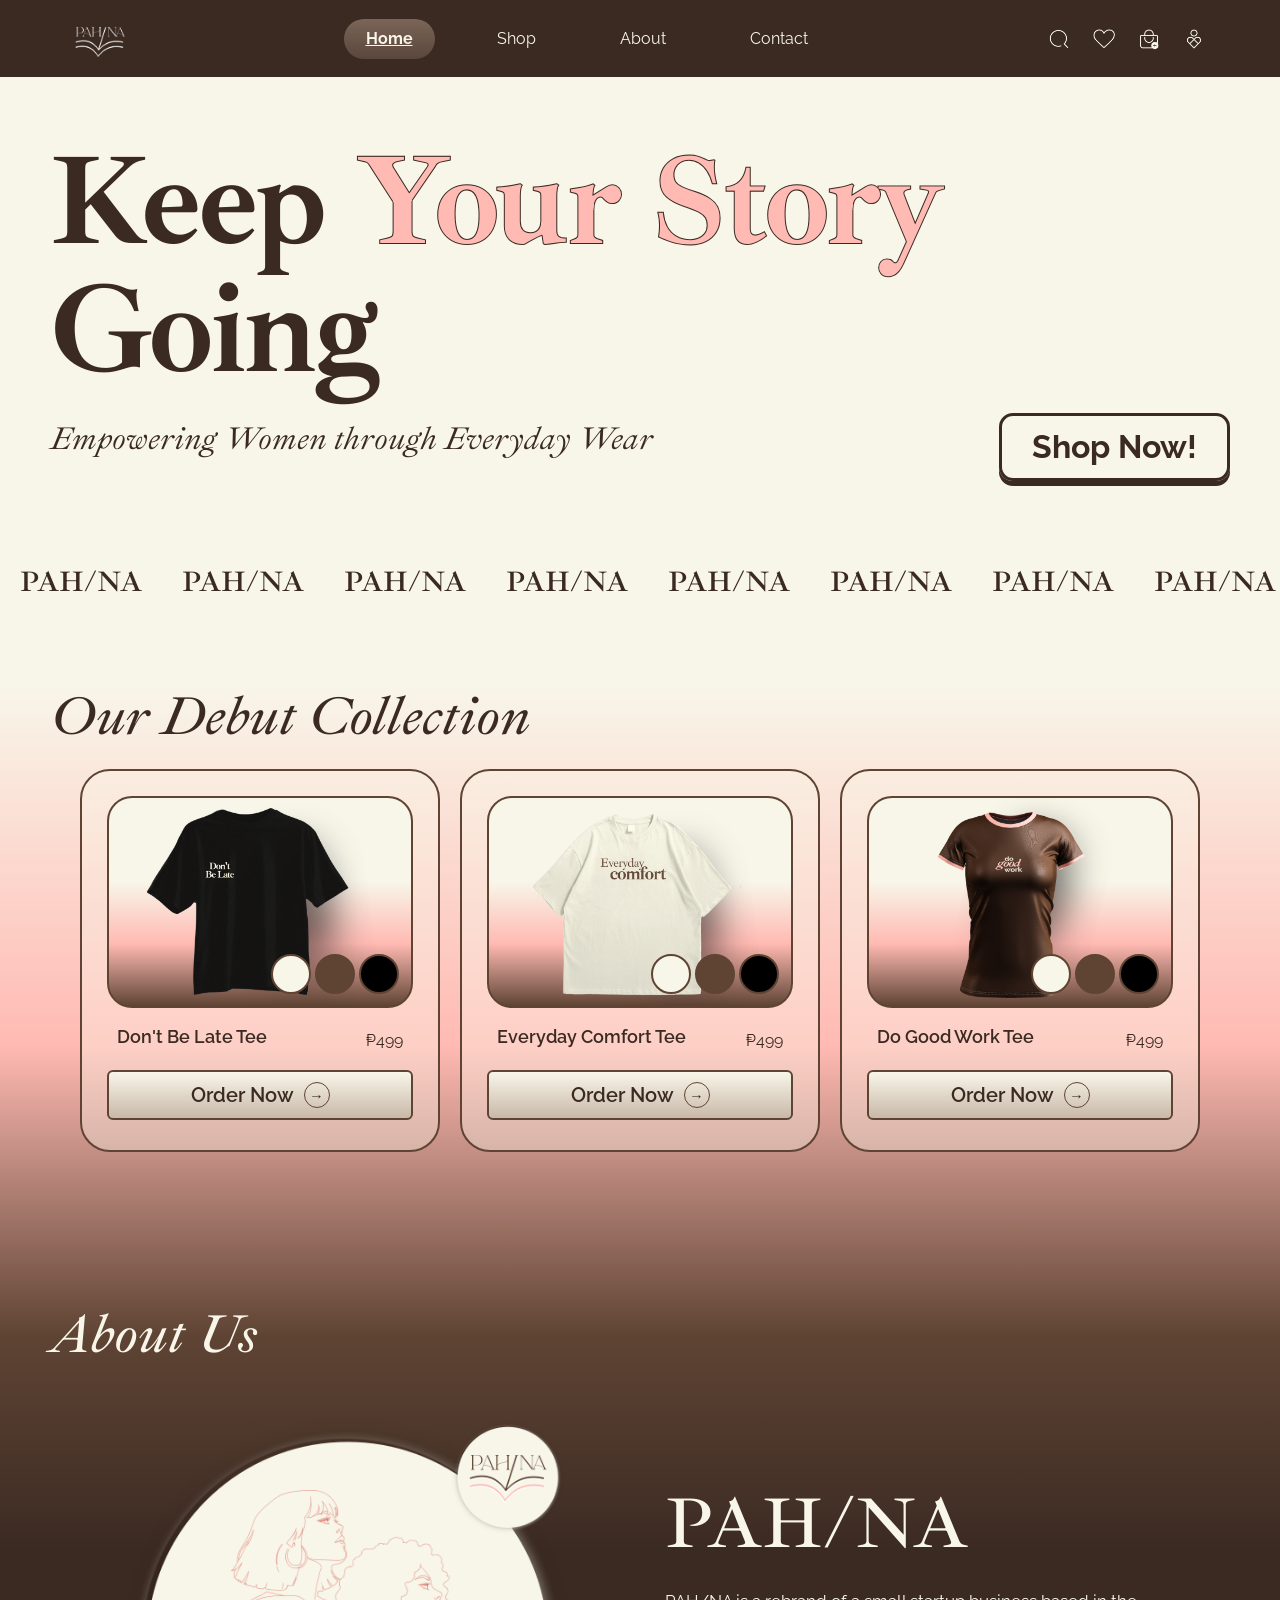
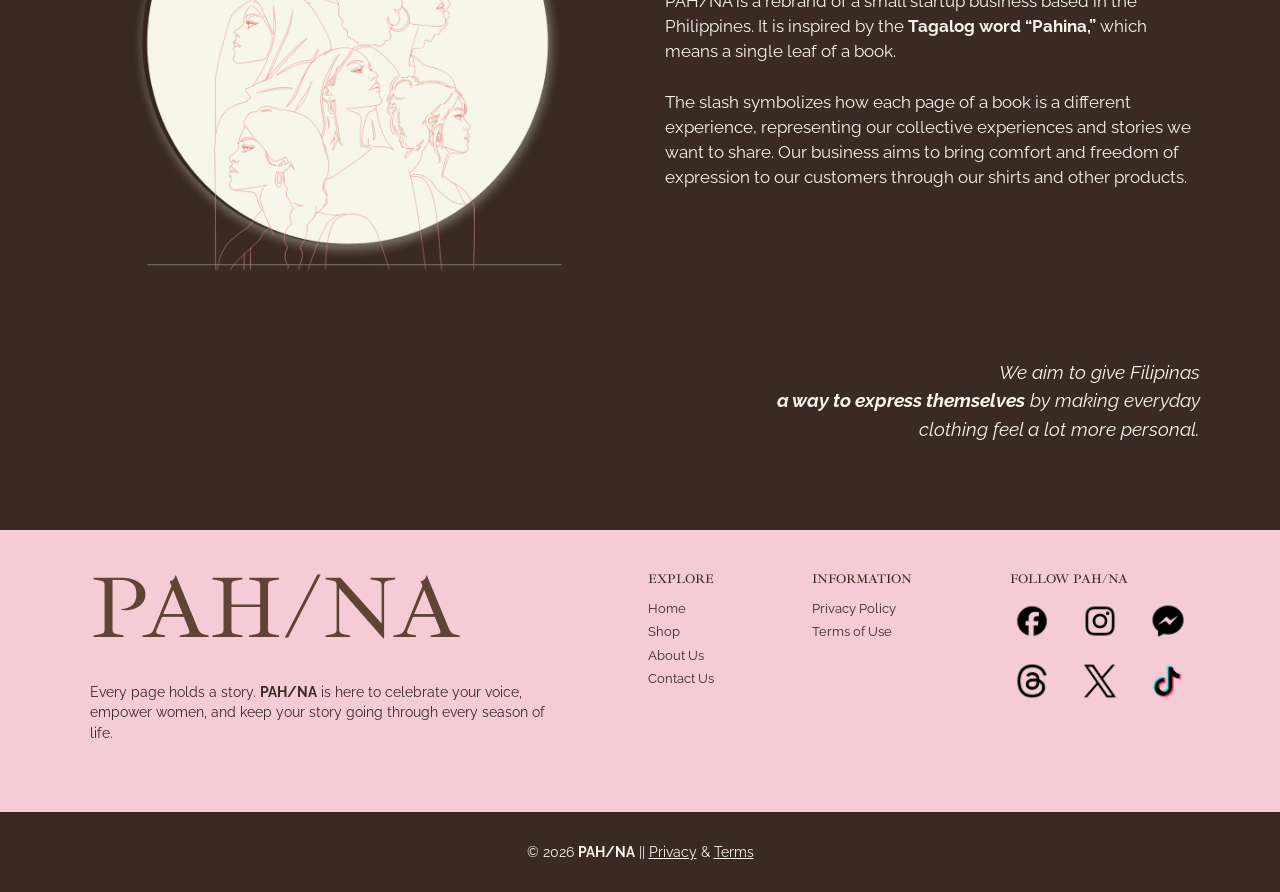
<file: index.html>
<!DOCTYPE html>
<html lang="en">
<head>
  <meta charset="UTF-8">
  <meta name="viewport" content="width=device-width, initial-scale=1.0">
  <title>Home | PAH/NA</title>

  <!-- Google Fonts: Ibarra Real Nova (headings) and Raleway (body) -->
  <link rel="preconnect" href="https://fonts.googleapis.com">
  <link rel="preconnect" href="https://fonts.gstatic.com" crossorigin>
  <link href="https://fonts.googleapis.com/css2?family=Ibarra+Real+Nova:ital,wght@0,400;0,600;0,700;1,400;1,600&family=Raleway:wght@400;500;600;700&display=swap" rel="stylesheet">

  <!-- Bootstrap CSS (CDN) -->
  <link href="https://cdn.jsdelivr.net/npm/bootstrap@5.3.3/dist/css/bootstrap.min.css" rel="stylesheet">

  <!-- custom css -->
  <link rel="stylesheet" href="css/style.css">
</head>
<body>

  <!-- === NAVBAR === -->
  <header class="home-navbar">
    <a href="index.html" class="home-logo" aria-label="PAH/NA home">
      <img src="images/logo.png" alt="PAH/NA" width="105" height="40">
    </a>

    <!-- the hamburger button only shows on mobile -->
    <button class="home-menu-button" id="menuButton" type="button" aria-label="Open menu" aria-expanded="false" aria-controls="navLinks">&#9776;</button>

    <nav class="home-nav-links" id="navLinks" aria-label="Main navigation">
      <a href="index.html" class="active" aria-current="page">Home</a>
      <a href="index.html#shop">Shop</a>
      <a href="index.html#about">About</a>
      <a href="contact.html">Contact</a>
    </nav>

    <div class="header-icons">
      <img src="images/search.png" alt="Search" width="32" height="32">
      <img src="images/fave.png" alt="Wishlist" width="32" height="32">
      <img src="images/basket.png" alt="Cart" width="32" height="32">
      <img src="images/profile.png" alt="Profile" width="32" height="32">
    </div>
  </header>

  <main>
    <!-- === HERO === -->
    <section class="home-hero">
      <h1>Keep <span class="pink-text">Your Story</span> Going</h1>
      <div class="home-hero-bottom">
        <p class="home-tagline">Empowering Women through Everyday Wear</p>
        <a href="index.html#shop" class="home-shop-button">Shop Now!</a>
      </div>
    </section>

    <!-- repeating brand name strip -->
    <div class="home-brand-strip" aria-hidden="true">
      <div class="home-brand-track">

        <!-- first copy -->
        <div class="home-brand-group">
          <span>PAH/NA</span><span>PAH/NA</span><span>PAH/NA</span><span>PAH/NA</span><span>PAH/NA</span>
          <span>PAH/NA</span><span>PAH/NA</span><span>PAH/NA</span><span>PAH/NA</span><span>PAH/NA</span>
        </div>

        <!-- second copy -->
        <div class="home-brand-group">
          <span>PAH/NA</span><span>PAH/NA</span><span>PAH/NA</span><span>PAH/NA</span><span>PAH/NA</span>
          <span>PAH/NA</span><span>PAH/NA</span><span>PAH/NA</span><span>PAH/NA</span><span>PAH/NA</span>
        </div>

      </div>
    </div>

    <!-- the collection and about sections share one background gradient -->
    <div class="home-gradient-area">

      <!-- === DEBUT COLLECTION === -->
      <section class="home-collection" id="shop">
        <h2>Our Debut Collection</h2>

        <div class="home-product-list">

          <!-- Product 1 -->
          <article class="home-product-card">
            <div class="home-product-image">
              <img src="images/dont-be-late-black.png" alt="Don't Be Late tee, front view" class="img-fluid">
              <div class="home-swatches">
                <button type="button" class="swatch swatch-cream" aria-label="Cream"></button>
                <button type="button" class="swatch swatch-brown" aria-label="Brown"></button>
                <button type="button" class="swatch swatch-black" aria-label="Black"></button>
              </div>
            </div>
            <div class="home-product-info">
              <h3>Don't Be Late Tee</h3>
              <span class="home-price">&#8369;499</span>
            </div>
            <a href="first-product.html" class="home-order-button" aria-label="Order Now: Don't Be Late Tee">Order Now <span class="arrow-circle" aria-hidden="true">&rarr;</span></a>
          </article>

          <!-- Product 2 -->
          <article class="home-product-card">
            <div class="home-product-image">
              <img src="images/everyday-comfort-white.png" alt="Everyday Comfort Tee, front view" class="img-fluid">
              <div class="home-swatches">
                <button type="button" class="swatch swatch-cream" aria-label="Cream"></button>
                <button type="button" class="swatch swatch-brown" aria-label="Brown"></button>
                <button type="button" class="swatch swatch-black" aria-label="Black"></button>
              </div>
            </div>
            <div class="home-product-info">
              <h3>Everyday Comfort Tee</h3>
              <span class="home-price">&#8369;499</span>
            </div>
            <a href="second-product.html" class="home-order-button" aria-label="Order Now: Everyday Comfort Tee">Order Now <span class="arrow-circle" aria-hidden="true">&rarr;</span></a>
          </article>

          <!-- Product 3 -->
          <article class="home-product-card">
            <div class="home-product-image">
              <img src="images/do-good-work-brown.png" alt="Do Good Work tee, front view" class="img-fluid">
              <div class="home-swatches">
                <button type="button" class="swatch swatch-cream" aria-label="Cream"></button>
                <button type="button" class="swatch swatch-brown" aria-label="Brown"></button>
                <button type="button" class="swatch swatch-black" aria-label="Black"></button>
              </div>
            </div>
            <div class="home-product-info">
              <h3>Do Good Work Tee</h3>
              <span class="home-price">&#8369;499</span>
            </div>
            <a href="third-product.html" class="home-order-button" aria-label="Order Now: Do Good Work Tee">Order Now <span class="arrow-circle" aria-hidden="true">&rarr;</span></a>
          </article>

        </div>
      </section>

      <!-- === ABOUT US === -->
      <section class="home-about" id="about">
        <h2>About Us</h2>

        <div class="home-about-content">
          <div class="home-about-image">
            <img src="images/about-us.png" alt="Line art illustration of diverse women of different looks">
          </div>

          <div class="home-about-text">
            <h3>PAH/NA</h3>
            <p>PAH/NA is a rebrand of a small startup business based in the Philippines. It is inspired by the <strong>Tagalog word &ldquo;Pahina,&rdquo;</strong> which means a single leaf of a book.</p>
            <p>The slash symbolizes how each page of a book is a different experience, representing our collective experiences and stories we want to share. Our business aims to bring comfort and freedom of expression to our customers through our shirts and other products.</p>
          </div>
        </div>

        <p class="home-about-quote">We aim to give Filipinas<br><strong>a way to express themselves</strong> by making everyday<br>clothing feel a lot more personal.</p>
      </section>
    </div>
  </main>

  <!-- === FOOTER === -->
  <footer class="product-footer">
    <div class="product-footer-main">
      <div class="product-footer-brand">
        <p class="product-footer-logo">PAH/NA</p>
        <p class="product-footer-text">Every page holds a story. <strong>PAH/NA</strong> is here to celebrate your voice, empower women, and keep your story going through every season of life.</p>
      </div>

      <div class="product-footer-column">
        <h4>EXPLORE</h4>
        <a href="index.html">Home</a>
        <a href="index.html#shop">Shop</a>
        <a href="index.html#about">About Us</a>
        <a href="contact.html">Contact Us</a>
      </div>

      <div class="product-footer-column">
        <h4>INFORMATION</h4>
        <a href="privacy.html">Privacy Policy</a>
        <a href="terms.html">Terms of Use</a>
      </div>

      <div class="product-footer-column">
        <h4>FOLLOW PAH/NA</h4>
        <div class="product-socials">
          <img src="images/fb.png" alt="Facebook" width="32" height="32">
          <img src="images/ig.png" alt="Instagram" width="32" height="32">
          <img src="images/messenger.png" alt="Messenger" width="32" height="32">
          <img src="images/threads.png" alt="Threads" width="32" height="32">
          <img src="images/x.png" alt="X" width="32" height="32">
          <img src="images/tiktok.png" alt="TikTok" width="32" height="32">
        </div>
      </div>
    </div>
  </footer>

  <div class="product-copyright">
    <p>&copy; <span id="year">2026</span> <strong>PAH/NA</strong> || <a href="privacy.html">Privacy</a> &amp; <a href="terms.html">Terms</a></p>
  </div>

  <!-- Bootstrap JS (CDN)-->
  <script src="https://cdn.jsdelivr.net/npm/bootstrap@5.3.3/dist/js/bootstrap.bundle.min.js"></script>
  <script src="js/script.js"></script>
</body>
</html>
</file>
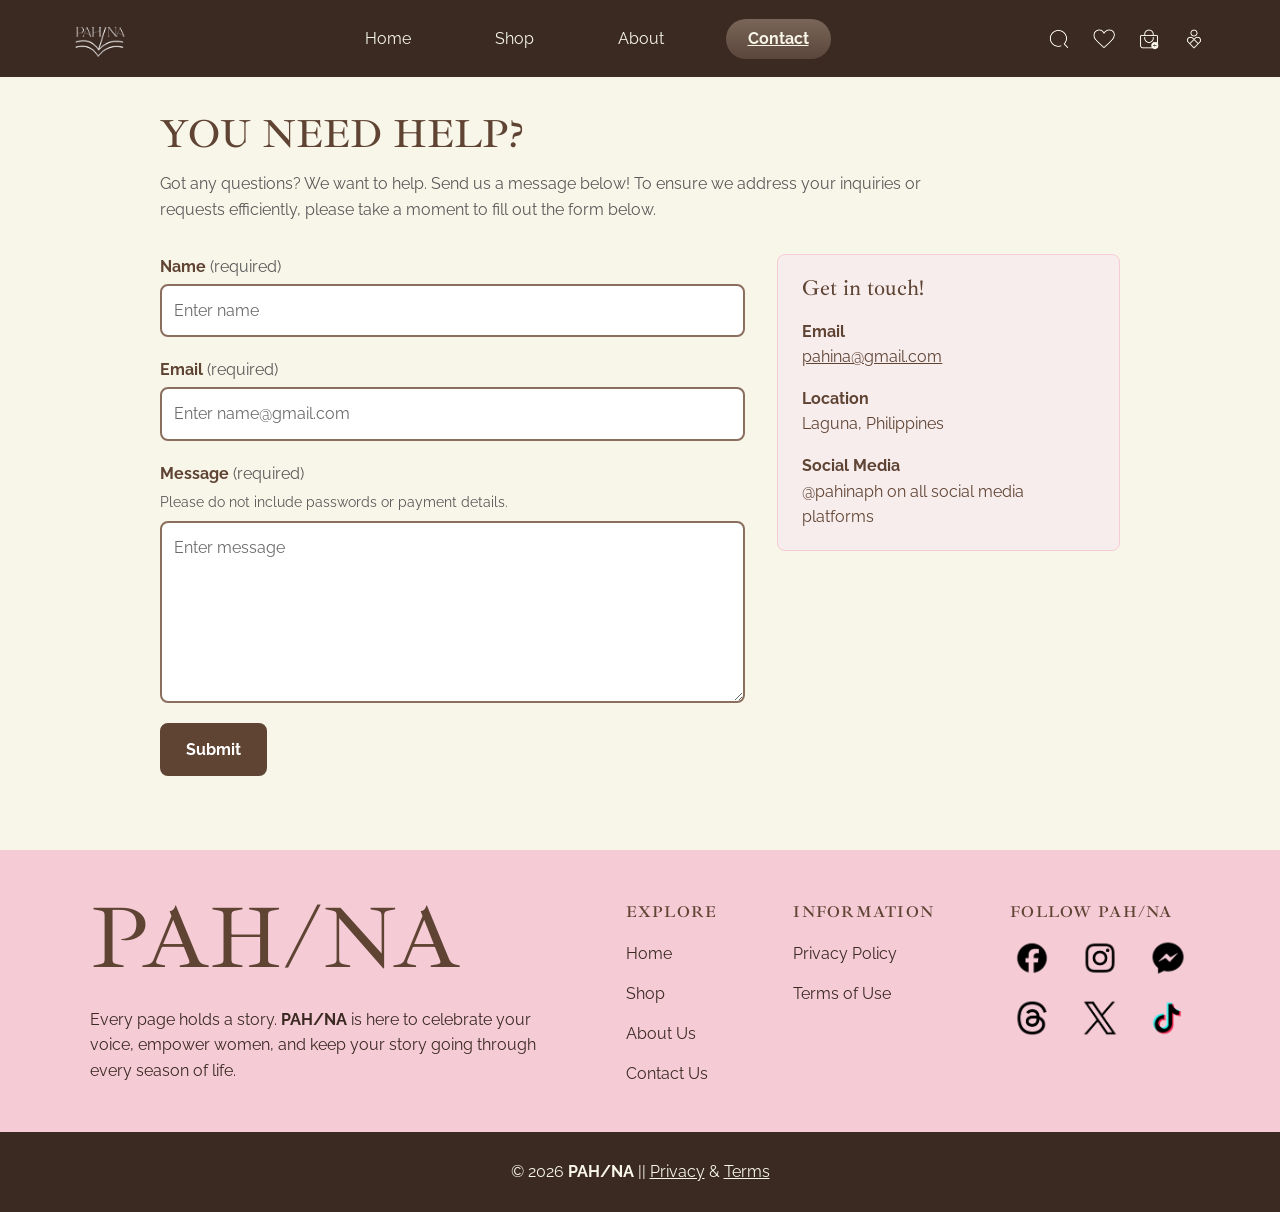
<file: contact.html>
<!DOCTYPE html>
<html lang="en">

<head>
  <meta charset="UTF-8">
  <meta name="viewport" content="width=device-width, initial-scale=1.0">

  <title>Contact Us | PAH/NA</title>
  <meta name="description" content="Contact PAH/NA with questions about our products and orders.">

  <!-- Google Fonts -->
  <link rel="preconnect" href="https://fonts.googleapis.com">
  <link rel="preconnect" href="https://fonts.gstatic.com" crossorigin>
  <link href="https://fonts.googleapis.com/css2?family=Ibarra+Real+Nova:wght@400;700&family=Raleway:wght@400;600;700&display=swap" rel="stylesheet">

  <!-- PAH/NA Custom CSS (navbar is inside contact.css) -->
  <link href="https://cdn.jsdelivr.net/npm/bootstrap@5.3.3/dist/css/bootstrap.min.css" rel="stylesheet">
  <link rel="stylesheet" href="css/contact.css">
  <link rel="stylesheet" href="css/footer.css">
</head>

<body class="contact-page">

  <!-- HEADER -->
  <header class="site-header">
  <a href="index.html" class="site-logo" aria-label="PAH/NA home">
    <img src="images/logo.png" alt="PAH/NA" width="158" height="60">
  </a>

  <input type="checkbox" id="navToggle" class="nav-toggle" aria-label="Toggle menu">
  <label for="navToggle" class="menu-button" aria-hidden="true">&#9776;</label>

  <nav aria-label="Main" id="navLinks">
    <ul class="nav-list">
      <li><a href="index.html">Home</a></li>
      <li><a href="index.html#shop">Shop</a></li>
      <li><a href="index.html#about">About</a></li>
      <li><a href="contact.html" aria-current="page">Contact</a></li>
    </ul>
  </nav>

  <div class="header-icons">
    <img src="images/search.png" alt="Search" width="32" height="32">
    <img src="images/fave.png" alt="Wishlist" width="32" height="32">
    <img src="images/basket.png" alt="Cart" width="32" height="32">
    <img src="images/profile.png" alt="Profile" width="32" height="32">
  </div>
</header>


  <!-- MAIN CONTENT -->
  <main>

    <section class="contact-intro">
      <h1>YOU NEED HELP?</h1>

      <p class="intro">
        Got any questions? We want to help. Send us a message below!
        To ensure we address your inquiries or requests efficiently,
        please take a moment to fill out the form below.
      </p>
    </section>


    <!-- CONTACT FORM AND INFORMATION -->
    <div class="page-layout">

      <!-- CONTACT FORM -->
      <form class="contact-form" id="contactForm">

        <div class="form-group">
          <label for="full-name">
            Name <span class="required">(required)</span>
          </label>

          <input
            type="text"
            id="full-name"
            name="full_name"
            placeholder="Enter name"
            autocomplete="name"
            required>
        </div>


        <div class="form-group">
          <label for="email">
            Email <span class="required">(required)</span>
          </label>

          <input
            type="email"
            id="email"
            name="email"
            placeholder="Enter name@gmail.com"
            autocomplete="email"
            required>
        </div>


        <div class="form-group">
          <label for="message">
            Message <span class="required">(required)</span>
          </label>

          <p class="hint" id="message-hint">
            Please do not include passwords or payment details.
          </p>

          <textarea
            id="message"
            name="message"
            rows="6"
            placeholder="Enter message"
            aria-describedby="message-hint"
            required></textarea>
        </div>


        <button type="submit" class="button">
          Submit
        </button>

        <p
          id="form-status"
          class="hint"
          role="status"
          aria-live="polite">
        </p>

      </form>


      <!-- CONTACT INFORMATION -->
      <aside class="contact-info">

        <h2>Get in touch!</h2>

        <div class="spaced">
          <p>
            <strong>Email</strong><br>
            <a href="mailto:pahina@gmail.com">pahina@gmail.com</a>
          </p>
        </div>

        <div class="spaced">
          <p>
            <strong>Location</strong><br>
            Laguna, Philippines
          </p>
        </div>

        <div class="spaced">
          <p>
            <strong>Social Media</strong><br>
            @pahinaph on all social media platforms
          </p>
        </div>

      </aside>

    </div>

  </main>


  <!-- FOOTER -->
  <footer class="product-footer">

    <div class="product-footer-main">

      <!-- BRAND -->
      <div class="product-footer-brand">

        <p class="product-footer-logo">PAH/NA</p>

        <p class="product-footer-text">
          Every page holds a story.
          <strong>PAH/NA</strong> is here to celebrate your voice,
          empower women, and keep your story going through every
          season of life.
        </p>

      </div>


      <!-- EXPLORE -->
      <div class="product-footer-column">

        <h2>EXPLORE</h2>

        <a href="index.html">Home</a>
        <a href="index.html#shop">Shop</a>
        <a href="index.html#about">About Us</a>
        <a href="contact.html">Contact Us</a>

      </div>


      <!-- INFORMATION -->
      <div class="product-footer-column">

        <h2>INFORMATION</h2>

        <a href="privacy.html">Privacy Policy</a>
        <a href="terms.html">Terms of Use</a>

      </div>


      <!-- SOCIAL MEDIA -->
      <div class="product-footer-column">

        <h2>FOLLOW PAH/NA</h2>

        <div class="product-socials">
          <img src="images/fb.png" alt="Facebook" width="44" height="44">
          <img src="images/ig.png" alt="Instagram" width="44" height="44">
          <img src="images/messenger.png" alt="Messenger" width="44" height="44">
          <img src="images/threads.png" alt="Threads" width="44" height="44">
          <img src="images/x.png" alt="X" width="44" height="44">
          <img src="images/tiktok.png" alt="TikTok" width="44" height="44">
        </div>

      </div>

    </div>

  </footer>


  <!-- COPYRIGHT -->
  <div class="product-copyright">

    <p>
      &copy; <span id="year">2026</span>
      <strong>PAH/NA</strong> ||
      <a href="privacy.html">Privacy</a>
      &amp;
      <a href="terms.html">Terms</a>
    </p>

  </div>


  <!-- JAVASCRIPT -->
  <script src="js/privacy-terms.js"></script>
  <script src="https://cdn.jsdelivr.net/npm/bootstrap@5.3.3/dist/js/bootstrap.bundle.min.js"></script>
  <script src="js/contact.js"></script>

</body>
</html>
</file>
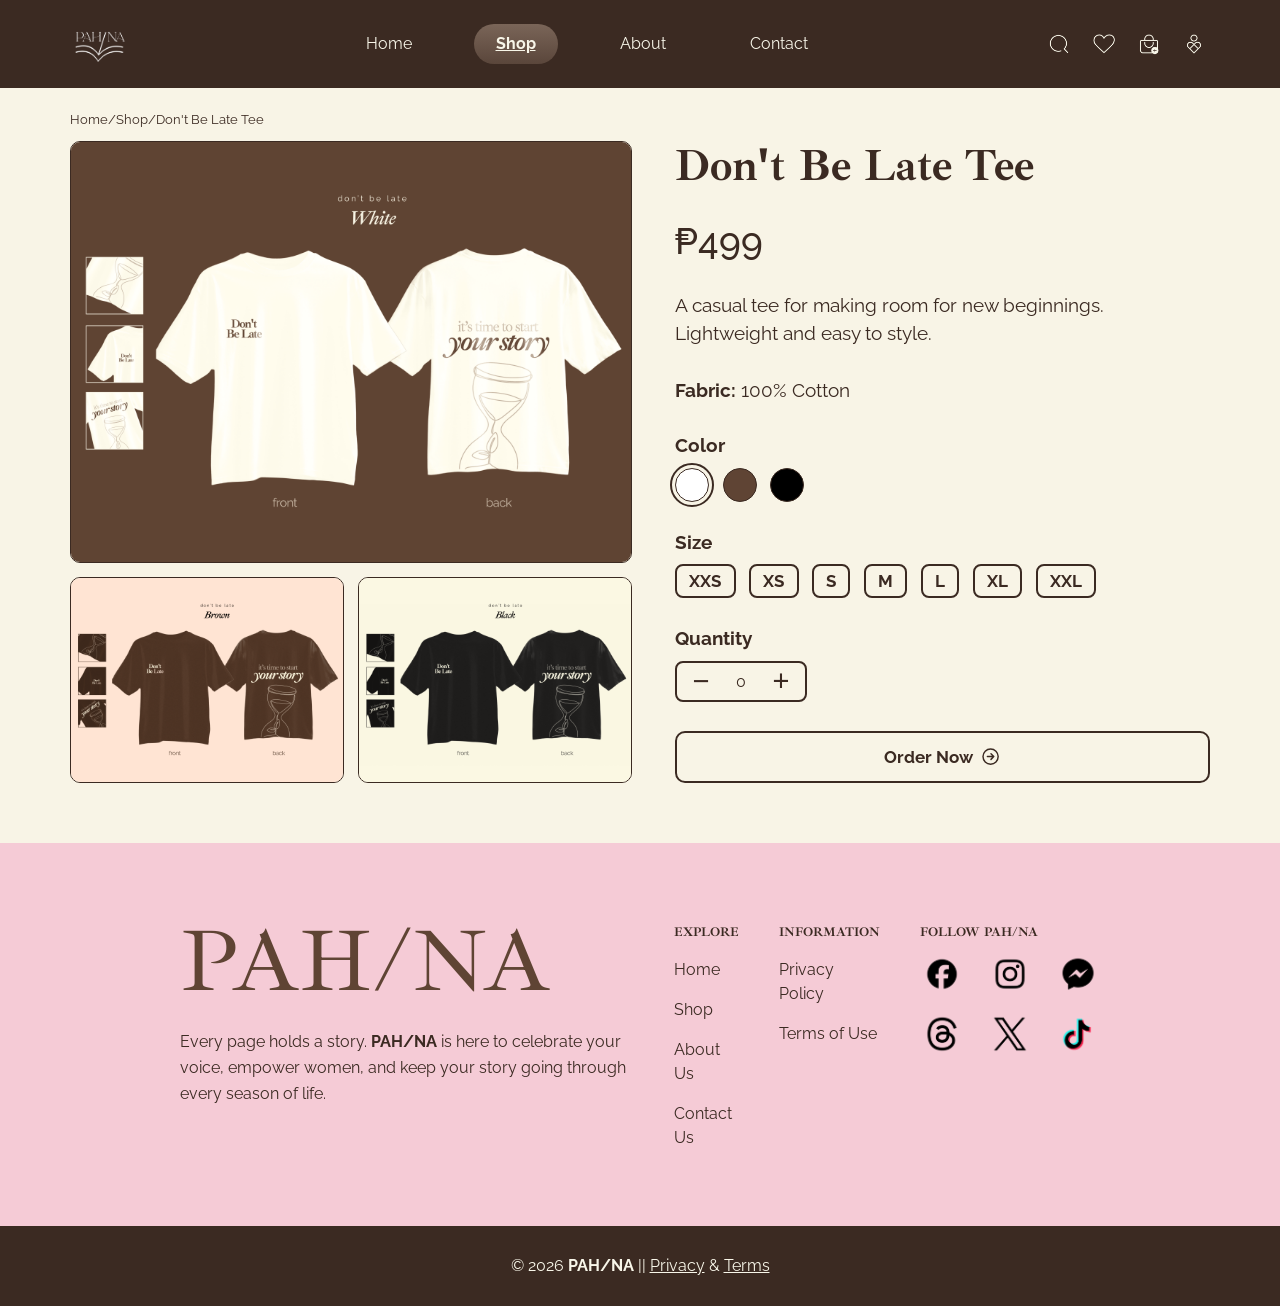
<file: first-product.html>
<!DOCTYPE html>
<html lang="en">
<head>
  <meta charset="UTF-8">
  <meta name="viewport" content="width=device-width, initial-scale=1">
  <title>Don't Be Late Tee | PAH/NA</title>
  <link href="https://fonts.googleapis.com/css2?family=Ibarra+Real+Nova:wght@400;600;700&family=Raleway:wght@400;500;600;700&display=swap" rel="stylesheet">
  <link rel="stylesheet" href="css/product.css">
  <link rel="stylesheet" href="css/footer.css">
</head>
<body>

  <header class="site-header">
    <img class="logo" src="images/logo.png" alt="PAH/NA" width="131.25" height="50">

    <nav aria-label="Main">
      <ul class="nav-list">
        <li><a href="index.html">Home</a></li>
        <li><a href="index.html#shop" aria-current="page">Shop</a></li>
        <li><a href="index.html#about">About</a></li>
        <li><a href="contact.html">Contact</a></li>
      </ul>
    </nav>

    <div class="header-icons">
      <img src="images/search.png" alt="Search" width="32" height="32">
      <img src="images/fave.png" alt="Wishlist" width="32" height="32">
      <img src="images/basket.png" alt="Cart" width="32" height="32">
      <img src="images/profile.png" alt="Profile" width="32" height="32">
    </div>
  </header>

  <main class="content">
    <div class="product">

      <p class="path"><a href="index.html">Home</a>/<a href="shop.html">Shop</a>/Don't Be Late Tee</p>

      <img class="main-pic" src="images/dblw.png" alt="White tee, front and back view" width="900">

      <div class="other-colors">
        <img src="images/dblbr.png" alt="Brown tee, front and back view" width="440">
        <img src="images/dblbl.png" alt="Black tee, front and back view" width="440">
      </div>

      <div class="right">
        <h1 id="product-name">Don't Be Late Tee</h1>
        <p class="price">₱499</p>
        <p class="desc">A casual tee for making room for new beginnings.<br>Lightweight and easy to style.</p>
        <p class="fabric"><b>Fabric:</b> 100% Cotton</p>

        <fieldset class="option">
          <legend>Color</legend>
          <div class="colors">
            <label><input type="radio" name="color" value="White" checked><span class="dot white"></span><span class="sr-only">White</span></label>
            <label><input type="radio" name="color" value="Brown"><span class="dot brown"></span><span class="sr-only">Brown</span></label>
            <label><input type="radio" name="color" value="Black"><span class="dot black"></span><span class="sr-only">Black</span></label>
          </div>
        </fieldset>

        <fieldset class="option">
          <legend>Size</legend>
          <div class="sizes">
            <label><input type="radio" name="size" value="XXS"><span>XXS</span></label>
            <label><input type="radio" name="size" value="XS"><span>XS</span></label>
            <label><input type="radio" name="size" value="S"><span>S</span></label>
            <label><input type="radio" name="size" value="M"><span>M</span></label>
            <label><input type="radio" name="size" value="L"><span>L</span></label>
            <label><input type="radio" name="size" value="XL"><span>XL</span></label>
            <label><input type="radio" name="size" value="XXL"><span>XXL</span></label>
          </div>
        </fieldset>

        <div class="option">
          <h3 id="qty-label">Quantity</h3>
          <div class="quantity" role="group" aria-labelledby="qty-label">
            <button type="button" aria-label="Decrease quantity">&minus;</button>
            <span id="count" aria-live="polite">0</span>
            <button type="button" aria-label="Increase quantity">+</button>
          </div>
        </div>

        <p id="status" role="status"></p>

        <div class="buttons wide">
          <button type="button" class="order">Order Now
            <svg viewBox="0 0 24 24" fill="none" stroke="currentColor" stroke-width="1.8" stroke-linecap="round" stroke-linejoin="round" aria-hidden="true"><circle cx="12" cy="12" r="9.5"/><path d="M8 12h8M12.5 8.5 16 12l-3.5 3.5"/></svg>
          </button>
        </div>
      </div>

    </div>
  </main>

  <footer class="product-footer">
    <div class="product-footer-main">
      <div class="product-footer-brand">
        <p class="product-footer-logo">PAH/NA</p>
        <p class="product-footer-text">Every page holds a story. <strong>PAH/NA</strong> is here to celebrate your voice, empower women, and keep your story going through every season of life.</p>
      </div>

      <div class="product-footer-column">
        <h4>EXPLORE</h4>
        <a href="index.html">Home</a>
        <a href="shop.html">Shop</a>
        <a href="about.html">About Us</a>
        <a href="contact.html">Contact Us</a>
      </div>

      <div class="product-footer-column">
        <h4>INFORMATION</h4>
        <a href="privacy.html">Privacy Policy</a>
        <a href="terms.html">Terms of Use</a>
      </div>

      <div class="product-footer-column">
        <h4>FOLLOW PAH/NA</h4>
        <div class="product-socials">
          <img src="images/fb.png" alt="Facebook" width="32" height="32">
          <img src="images/ig.png" alt="Instagram" width="32" height="32">
          <img src="images/messenger.png" alt="Messenger" width="32" height="32">
          <img src="images/threads.png" alt="Threads" width="32" height="32">
          <img src="images/x.png" alt="X" width="32" height="32">
          <img src="images/tiktok.png" alt="TikTok" width="32" height="32">
        </div>
      </div>
    </div>
  </footer>

  <div class="product-copyright">
    <p>&copy; 2026 <strong>PAH/NA</strong> || <a href="privacy.html">Privacy</a> &amp; <a href="terms.html">Terms</a></p>
  </div>

  <script src="https://cdn.jsdelivr.net/npm/bootstrap@5.3.3/dist/js/bootstrap.bundle.min.js"></script>
  <script src="js/solo-product.js"></script>

</body>
</html>
</file>
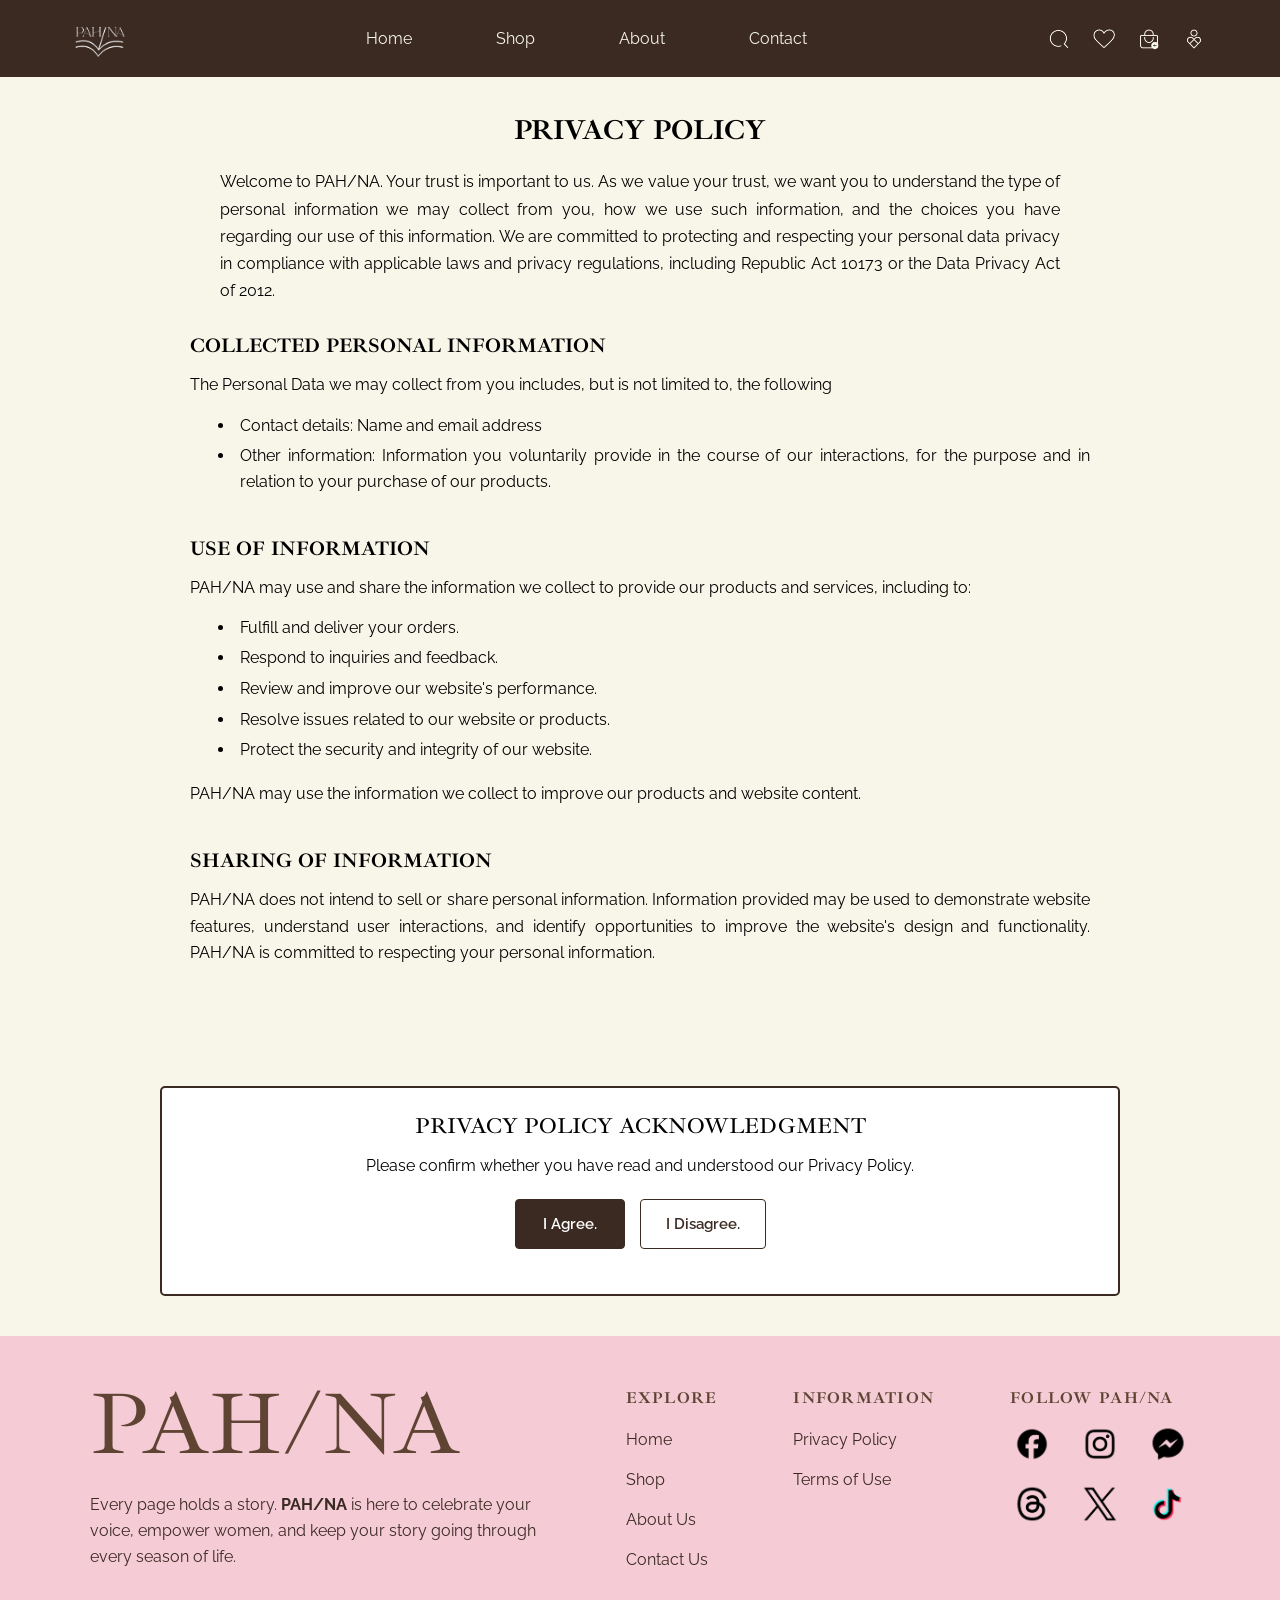
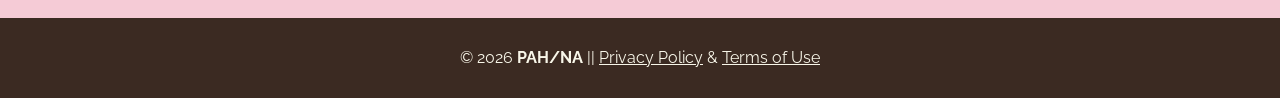
<file: privacy.html>
<!DOCTYPE html>
<html lang="en">
<head>
    <meta charset="UTF-8">
    <meta name="viewport" content="width=device-width, initial-scale=1.0">

    <title>Privacy Policy | PAH/NA</title>
    <link href="https://fonts.googleapis.com/css2?family=Ibarra+Real+Nova:wght@400;600;700&family=Raleway:wght@400;500;600;700&display=swap" rel="stylesheet">
    <link href="https://cdn.jsdelivr.net/npm/bootstrap@5.3.3/dist/css/bootstrap.min.css" rel="stylesheet">
    <link rel="stylesheet" href="css/privacy.css">
    <link rel="stylesheet" href="css/navbar.css">
    <link rel="stylesheet" href="css/footer.css">
</head>

<body>

<!-- SITE HEADER -->
<header class="site-header">
    <a href="index.html" class="site-logo" aria-label="PAH/NA home">
        <img src="images/logo.png" alt="PAH/NA" width="158" height="60">
    </a>

    <button class="menu-button"
        id="menuButton"
        type="button"
        aria-label="Open menu"
        aria-expanded="false"
        aria-controls="navLinks">
        &#9776;
    </button>

    <nav aria-label="Main" id="navLinks">
        <ul class="nav-list">
            <li><a href="index.html">Home</a></li>
            <li><a href="index.html#shop">Shop</a></li>
            <li><a href="index.html#about">About</a></li>
            <li><a href="contact.html">Contact</a></li>
        </ul>
    </nav>

    <div class="header-icons">
        <img src="images/search.png" alt="Search" width="32" height="32">
        <img src="images/fave.png" alt="Wishlist" width="32" height="32">
        <img src="images/basket.png" alt="Cart" width="32" height="32">
        <img src="images/profile.png" alt="Profile" width="32" height="32">
    </div>
</header>

<!-- PRIVACY POLICY -->
<main>

    <div class="privacy-header">
        <h1>PRIVACY POLICY</h1>

        <p class="intro">
            Welcome to PAH/NA. Your trust is important to us. As we value your trust, we want you to understand the type of personal information we may collect from you, how we use such information, and the choices you have regarding our use of this information. We are committed to protecting and respecting your personal data privacy in compliance with applicable laws and privacy regulations, including Republic Act 10173 or the Data Privacy Act of 2012.
        </p>
    </div>

<!-- PRIVACY POLICY CONTENT -->
    <div class="privacy-content">

        <section class="personal-information">
            <h2>COLLECTED PERSONAL INFORMATION</h2>

            <p class="personal-information">
                The Personal Data we may collect from you includes, but is not limited to, the following
            </p>

            <ul class="personal-information">
                <li>Contact details: Name and email address</li>
                <li>Other information: Information you voluntarily provide in the course of our interactions, for the purpose and in relation to your purchase of our products.</li>
            </ul>
        </section>

        <section class="use-information">
            <h2>USE OF INFORMATION</h2>

            <p class="use-information">
                PAH/NA may use and share the information we collect to provide our products and services, including to:
            </p>

            <ul class="use-information">
                <li>Fulfill and deliver your orders.</li>
                <li>Respond to inquiries and feedback.</li>
                <li>Review and improve our website's performance.</li>
                <li>Resolve issues related to our website or products.</li>
                <li>Protect the security and integrity of our website.</li>
            </ul>

            <p class="use-information">
                PAH/NA may use the information we collect to improve our products and website content.
            </p>
        </section>

        <section class="sharing-information">
            <h2>SHARING OF INFORMATION</h2>

            <p class="sharing-information">
                PAH/NA does not intend to sell or share personal information. Information provided may be used to demonstrate website features, understand user interactions, and identify opportunities to improve the website's design and functionality. PAH/NA is committed to respecting your personal information.
            </p>
        </section>

    </div>

</main>

<!-- PRIVACY POLICY AGREEMENT -->
<section class="agreement-section">

    <div id="privacyAgreement">
        <h2>PRIVACY POLICY ACKNOWLEDGMENT</h2>

        <p>
            Please confirm whether you have read and understood our Privacy Policy.
        </p>

        <div class="agreement-buttons">
            <button type="button" id="privacyAgree" class="agree-btn">
                I Agree.
            </button>

            <button type="button" id="privacyDisagree" class="disagree-btn">
                I Disagree.
            </button>
        </div>
    </div>

    <p id="privacyMessage" aria-live="polite" tabindex="-1"></p>

</section>

<!-- FOOTER SECTION -->
<footer class="product-footer">
  <div class="product-footer-main">
    <div class="product-footer-brand">
      <p class="product-footer-logo">PAH/NA</p>
      <p class="product-footer-text">Every page holds a story. <strong>PAH/NA</strong> is here to celebrate your voice, empower women, and keep your story going through every season of life.</p>
    </div>

    <nav class="product-footer-column" aria-label="Explore">
      <h2><strong>EXPLORE</strong></h2>
      <a href="index.html">Home</a>
      <a href="index.html#shop">Shop</a>
      <a href="index.html#about">About Us</a>
      <a href="contact.html">Contact Us</a>
    </nav>

    <nav class="product-footer-column" aria-label="Information">
      <h2><strong>INFORMATION</strong></h2>
      <a href="privacy.html" aria-current="page">Privacy Policy</a>
      <a href="terms.html">Terms of Use</a>
    </nav>

    <div class="product-footer-column">
      <h2><strong>FOLLOW PAH/NA</strong></h2>
      <div class="product-socials">
        <img src="images/fb.png" alt="Facebook" width="44" height="44">
        <img src="images/ig.png" alt="Instagram" width="44" height="44">
        <img src="images/messenger.png" alt="Messenger" width="44" height="44">
        <img src="images/threads.png" alt="Threads" width="44" height="44">
        <img src="images/x.png" alt="X" width="44" height="44">
        <img src="images/tiktok.png" alt="TikTok" width="44" height="44">
      </div>
    </div>
  </div>

  <div class="product-copyright">
    <p>&copy; 2026 <strong>PAH/NA</strong> || <a href="privacy.html">Privacy Policy</a> &amp; <a href="terms.html">Terms of Use</a></p>
  </div>
</footer>

<script src="https://cdn.jsdelivr.net/npm/bootstrap@5.3.3/dist/js/bootstrap.bundle.min.js"></script>
<script src="js/privacy-terms.js"></script>

<!-- mobile menu toggle -->
<script>
  const menuButton = document.getElementById("menuButton");
  const navLinks = document.getElementById("navLinks");

  menuButton.addEventListener("click", () => {
    const isOpen = navLinks.classList.toggle("open");
    menuButton.setAttribute("aria-expanded", isOpen);
  });
</script>

</body>
</html>
</file>
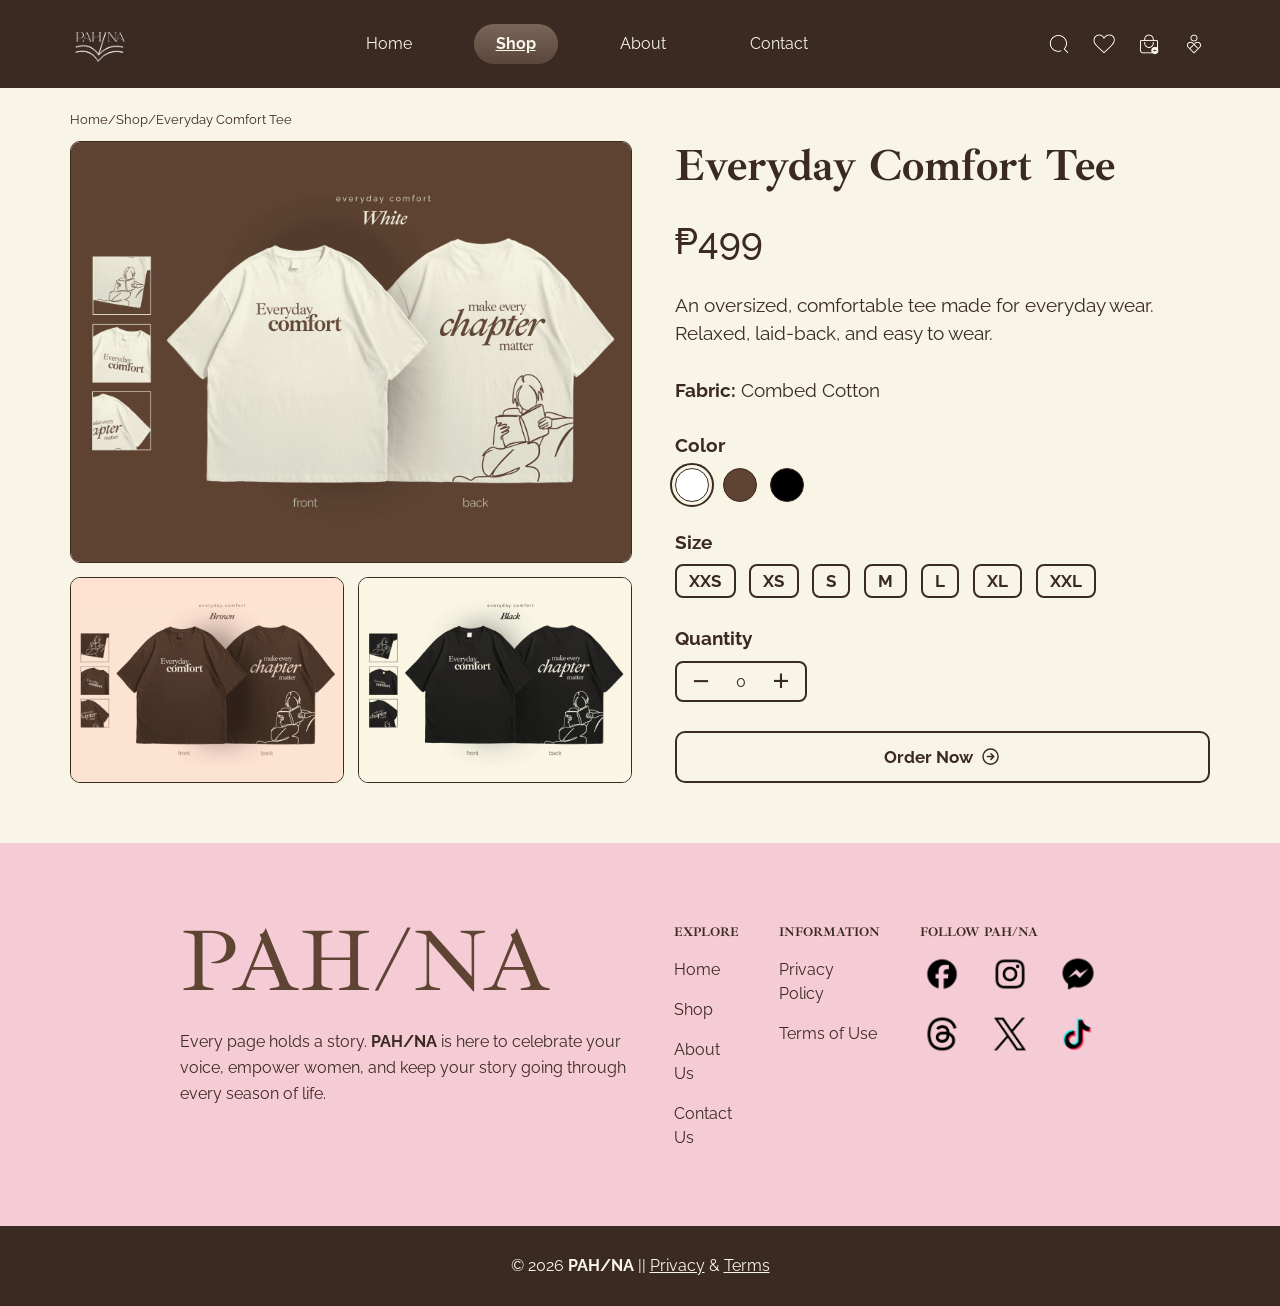
<file: second-product.html>
<!DOCTYPE html>
<html lang="en">
<head>
  <meta charset="UTF-8">
  <meta name="viewport" content="width=device-width, initial-scale=1">
  <title>Everyday Comfort Tee - PAH/NA</title>
  <link href="https://fonts.googleapis.com/css2?family=Ibarra+Real+Nova:wght@400;600;700&family=Raleway:wght@400;500;600;700&display=swap" rel="stylesheet">
  <link rel="stylesheet" href="css/product.css">
  <link rel="stylesheet" href="css/footer.css">
</head>
<body>

  <header class="site-header">
    <img class="logo" src="images/logo.png" alt="PAH/NA" width="131.25" height="50">

    <nav aria-label="Main">
      <ul class="nav-list">
        <li><a href="index.html">Home</a></li>
        <li><a href="index.html#shop" aria-current="page">Shop</a></li>
        <li><a href="index.html#about">About</a></li>
        <li><a href="contact.html">Contact</a></li>
      </ul>
    </nav>

    <div class="header-icons">
      <img src="images/search.png" alt="Search" width="32" height="32">
      <img src="images/fave.png" alt="Wishlist" width="32" height="32">
      <img src="images/basket.png" alt="Cart" width="32" height="32">
      <img src="images/profile.png" alt="Profile" width="32" height="32">
    </div>
  </header>

  <main class="content">
    <div class="product">

      <p class="path"><a href="index.html">Home</a>/<a href="index.html#shop.html">Shop</a>/Everyday Comfort Tee</p>

      <img class="main-pic" src="images/ecw.png" alt="White tee, front and back view" width="900">

      <div class="other-colors">
        <img src="images/ecbr.png" alt="Brown tee, front and back view" width="440">
        <img src="images/ecbl.png" alt="Black tee, front and back view" width="440">
      </div>

      <div class="right">
        <h1 id="product-name">Everyday Comfort Tee</h1>
        <p class="price">₱499</p>
        <p class="desc">An oversized, comfortable tee made for everyday wear.<br>Relaxed, laid-back, and easy to wear.</p>
        <p class="fabric"><b>Fabric:</b> Combed Cotton</p>

        <fieldset class="option">
          <legend>Color</legend>
          <div class="colors">
            <label><input type="radio" name="color" value="White" checked><span class="dot white"></span><span class="sr-only">White</span></label>
            <label><input type="radio" name="color" value="Brown"><span class="dot brown"></span><span class="sr-only">Brown</span></label>
            <label><input type="radio" name="color" value="Black"><span class="dot black"></span><span class="sr-only">Black</span></label>
          </div>
        </fieldset>

        <fieldset class="option">
          <legend>Size</legend>
          <div class="sizes">
            <label><input type="radio" name="size" value="XXS"><span>XXS</span></label>
            <label><input type="radio" name="size" value="XS"><span>XS</span></label>
            <label><input type="radio" name="size" value="S"><span>S</span></label>
            <label><input type="radio" name="size" value="M"><span>M</span></label>
            <label><input type="radio" name="size" value="L"><span>L</span></label>
            <label><input type="radio" name="size" value="XL"><span>XL</span></label>
            <label><input type="radio" name="size" value="XXL"><span>XXL</span></label>
          </div>
        </fieldset>

        <div class="option">
          <h3 id="qty-label">Quantity</h3>
          <div class="quantity" role="group" aria-labelledby="qty-label">
            <button type="button" aria-label="Decrease quantity">&minus;</button>
            <span id="count" aria-live="polite">0</span>
            <button type="button" aria-label="Increase quantity">+</button>
          </div>
        </div>

        <p id="status" role="status"></p>

        <div class="buttons wide">
          <button type="button" class="order">Order Now
            <svg viewBox="0 0 24 24" fill="none" stroke="currentColor" stroke-width="1.8" stroke-linecap="round" stroke-linejoin="round" aria-hidden="true"><circle cx="12" cy="12" r="9.5"/><path d="M8 12h8M12.5 8.5 16 12l-3.5 3.5"/></svg>
          </button>
        </div>
      </div>

    </div>
  </main>

  <footer class="product-footer">
    <div class="product-footer-main">
      <div class="product-footer-brand">
        <p class="product-footer-logo">PAH/NA</p>
        <p class="product-footer-text">Every page holds a story. <strong>PAH/NA</strong> is here to celebrate your voice, empower women, and keep your story going through every season of life.</p>
      </div>

      <div class="product-footer-column">
        <h4>EXPLORE</h4>
        <a href="index.html">Home</a>
        <a href="index.html#shop.html">Shop</a>
        <a href="index.html#about">About Us</a>
        <a href="contact.html">Contact Us</a>
      </div>

      <div class="product-footer-column">
        <h4>INFORMATION</h4>
        <a href="privacy.html">Privacy Policy</a>
        <a href="terms.html">Terms of Use</a>
      </div>

      <div class="product-footer-column">
        <h4>FOLLOW PAH/NA</h4>
        <div class="product-socials">
          <img src="images/fb.png" alt="Facebook" width="32" height="32">
          <img src="images/ig.png" alt="Instagram" width="32" height="32">
          <img src="images/messenger.png" alt="Messenger" width="32" height="32">
          <img src="images/threads.png" alt="Threads" width="32" height="32">
          <img src="images/x.png" alt="X" width="32" height="32">
          <img src="images/tiktok.png" alt="TikTok" width="32" height="32">
        </div>
      </div>
    </div>
  </footer>

  <div class="product-copyright">
    <p>&copy; 2026 <strong>PAH/NA</strong> || <a href="privacy.html">Privacy</a> &amp; <a href="terms.html">Terms</a></p>
  </div>

  <script src="https://cdn.jsdelivr.net/npm/bootstrap@5.3.3/dist/js/bootstrap.bundle.min.js"></script>
  <script src="js/solo-product.js"></script>

</body>
</file>
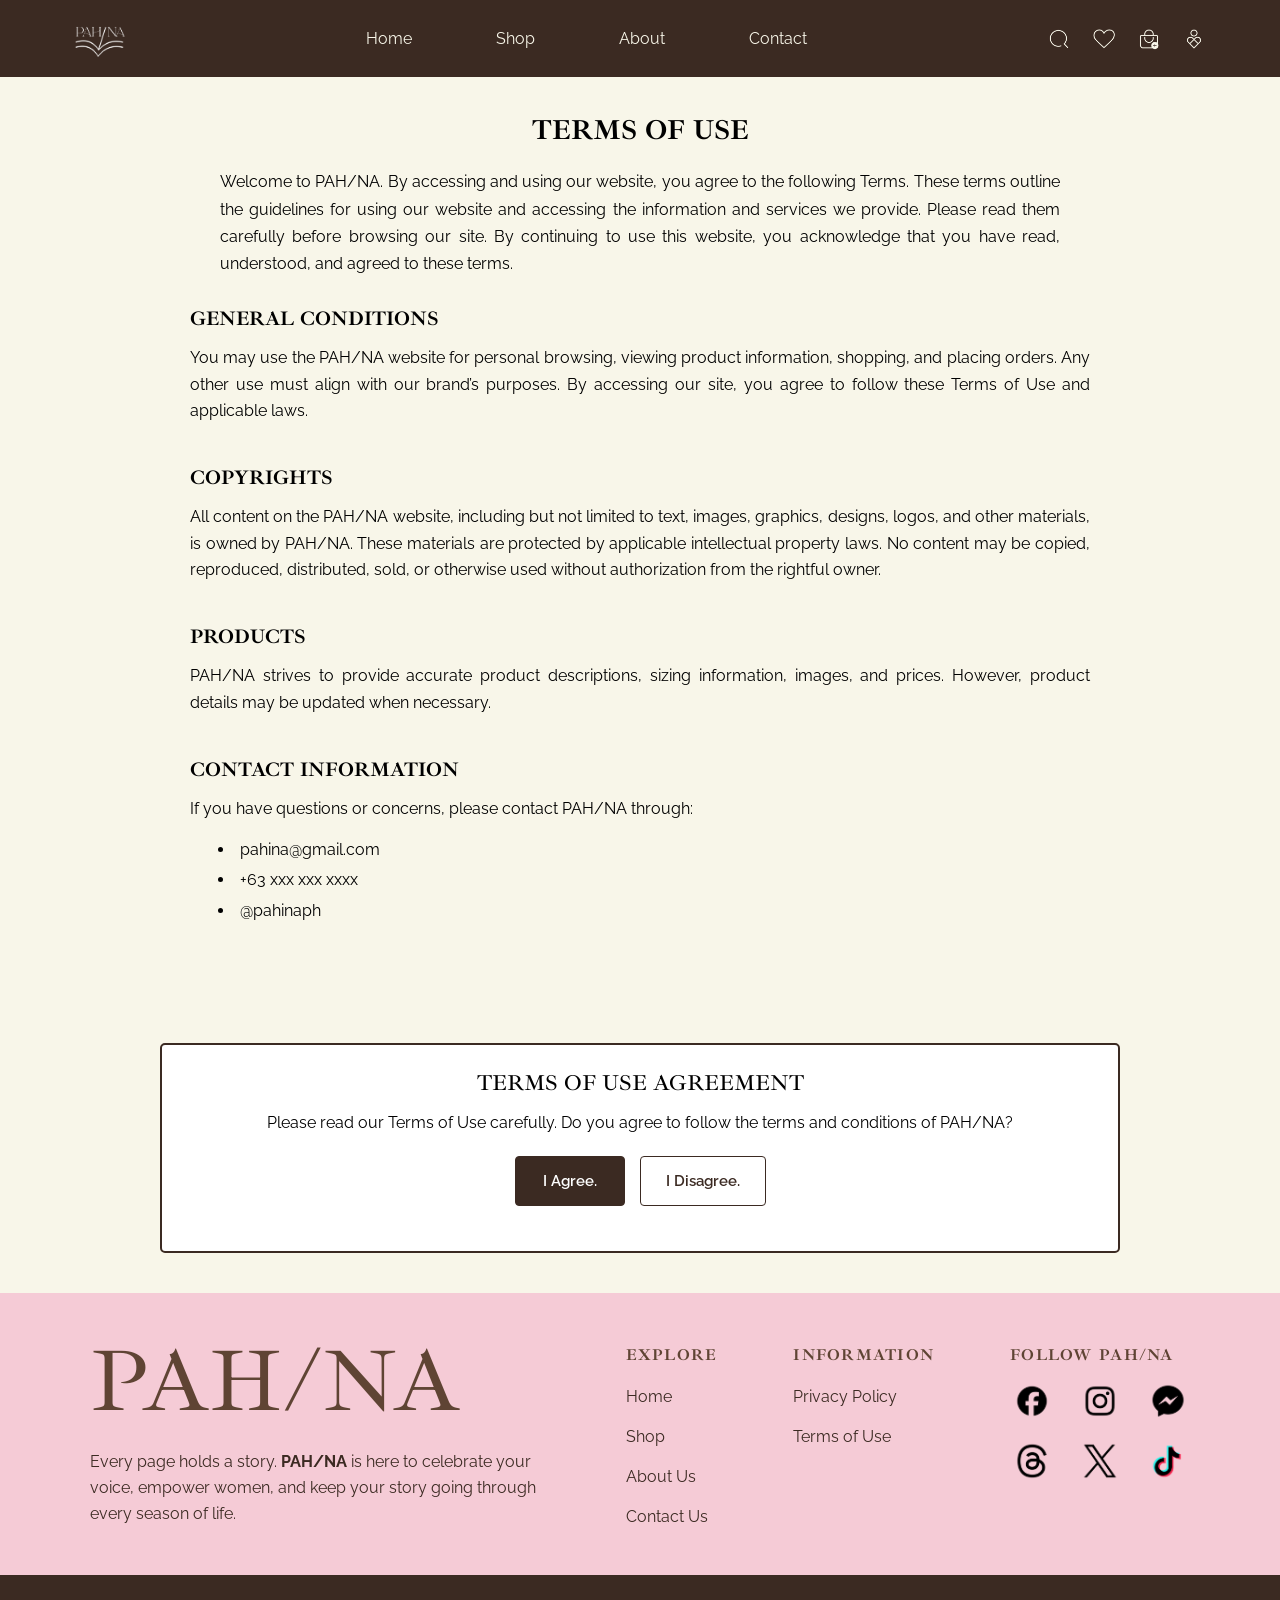
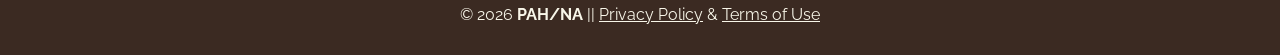
<file: terms.html>
<!DOCTYPE html>
<html lang="en">
<head>
    <meta charset="UTF-8">
    <meta name="viewport" content="width=device-width, initial-scale=1.0">

    <title>Terms of Use | PAH/NA</title>
    <link href="https://fonts.googleapis.com/css2?family=Ibarra+Real+Nova:wght@400;600;700&family=Raleway:wght@400;500;600;700&display=swap" rel="stylesheet">
    <link href="https://cdn.jsdelivr.net/npm/bootstrap@5.3.3/dist/css/bootstrap.min.css" rel="stylesheet">
    <link rel="stylesheet" href="css/privacy.css">
    <link rel="stylesheet" href="css/terms.css">
    <link rel="stylesheet" href="css/footer.css">
</head>

<body>

<!-- SITE HEADER -->
<header class="site-header">
    <a href="index.html" class="site-logo" aria-label="PAH/NA home">
        <img src="images/logo.png" alt="PAH/NA" width="158" height="60">
    </a>

    <button class="menu-button"
        id="menuButton"
        type="button"
        aria-label="Open menu"
        aria-expanded="false"
        aria-controls="navLinks">
        &#9776;
    </button>

    <nav aria-label="Main" id="navLinks">
        <ul class="nav-list">
            <li><a href="index.html">Home</a></li>
            <li><a href="index.html#shop">Shop</a></li>
            <li><a href="index.html#about">About</a></li>
            <li><a href="contact.html">Contact</a></li>
        </ul>
    </nav>

    <div class="header-icons">
        <img src="images/search.png" alt="Search" width="32" height="32">
        <img src="images/fave.png" alt="Wishlist" width="32" height="32">
        <img src="images/basket.png" alt="Cart" width="32" height="32">
        <img src="images/profile.png" alt="Profile" width="32" height="32">
    </div>
</header>

<!-- TERMS OF USE -->
<main>

    <div class="terms-header">
        <h1>TERMS OF USE</h1>

        <p class="intro">
            Welcome to PAH/NA. By accessing and using our website, you agree to the following Terms. These terms outline the guidelines for using our website and accessing the information and services we provide. Please read them carefully before browsing our site. By continuing to use this website, you acknowledge that you have read, understood, and agreed to these terms.
        </p>
    </div>

    <div class="terms-content">

        <section class="general-conditions">
            <h2>GENERAL CONDITIONS</h2>
            <p class="general-conditions">
                You may use the PAH/NA website for personal browsing, viewing product information, shopping, and placing orders. Any other use must align with our brand’s purposes. By accessing our site, you agree to follow these Terms of Use and applicable laws.
            </p>
        </section>

        <section class="terms-copyrights">
            <h2>COPYRIGHTS</h2>
            <p class="terms-copyrights">
                All content on the PAH/NA website, including but not limited to text, images, graphics, designs, logos, and other materials, is owned by PAH/NA. These materials are protected by applicable intellectual property laws. No content may be copied, reproduced, distributed, sold, or otherwise used without authorization from the rightful owner.
            </p>
        </section>

        <section class="terms-products">
            <h2>PRODUCTS</h2>
            <p class="terms-products">
                PAH/NA strives to provide accurate product descriptions, sizing information, images, and prices. However, product details may be updated when necessary.
            </p>
        </section>

        <section class="contact-information">
            <h2>CONTACT INFORMATION</h2>
            <p class="contact-information">
                If you have questions or concerns, please contact PAH/NA through:
            </p>
            <ul class="contact-information">
                <li>pahina@gmail.com</li>
                <li>+63 xxx xxx xxxx</li>
                <li>@pahinaph</li>
            </ul>
        </section>

    </div>

</main>

<!-- TERMS OF USE AGREEMENT -->
<section class="agreement-section">

    <div id="termsAgreement">
        <h2>TERMS OF USE AGREEMENT</h2>

        <p>
            Please read our Terms of Use carefully.
            Do you agree to follow the terms and conditions
            of PAH/NA?
        </p>

        <div class="agreement-buttons">
            <button type="button" id="termsAgree" class="agree-btn">
                I Agree.
            </button>

            <button type="button" id="termsDisagree" class="disagree-btn">
                I Disagree.
            </button>
        </div>
    </div>

    <p id="termsMessage" aria-live="polite" tabindex="-1"></p>

</section>

<!-- FOOTER SECTION -->
<footer class="product-footer">
  <div class="product-footer-main">
    <div class="product-footer-brand">
      <p class="product-footer-logo">PAH/NA</p>
      <p class="product-footer-text">Every page holds a story. <strong>PAH/NA</strong> is here to celebrate your voice, empower women, and keep your story going through every season of life.</p>
    </div>

    <nav class="product-footer-column" aria-label="Explore">
      <h2><strong>EXPLORE</strong></h2>
      <a href="index.html">Home</a>
      <a href="index.html#shop">Shop</a>
      <a href="index.html#about">About Us</a>
      <a href="contact.html">Contact Us</a>
    </nav>

    <nav class="product-footer-column" aria-label="Information">
      <h2><strong>INFORMATION</strong></h2>
      <a href="privacy.html">Privacy Policy</a>
      <a href="terms.html" aria-current="page">Terms of Use</a>
    </nav>

    <div class="product-footer-column">
      <h2><strong>FOLLOW PAH/NA</strong></h2>
      <div class="product-socials">
        <img src="images/fb.png" alt="Facebook" width="44" height="44">
        <img src="images/ig.png" alt="Instagram" width="44" height="44">
        <img src="images/messenger.png" alt="Messenger" width="44" height="44">
        <img src="images/threads.png" alt="Threads" width="44" height="44">
        <img src="images/x.png" alt="X" width="44" height="44">
        <img src="images/tiktok.png" alt="TikTok" width="44" height="44">
      </div>
    </div>
  </div>

  <div class="product-copyright">
    <p>&copy; 2026 <strong>PAH/NA</strong> || <a href="privacy.html">Privacy Policy</a> &amp; <a href="terms.html">Terms of Use</a></p>
  </div>
</footer>

<script src="https://cdn.jsdelivr.net/npm/bootstrap@5.3.3/dist/js/bootstrap.bundle.min.js"></script>
<script src="js/privacy-terms.js"></script>

<!-- mobile menu toggle -->
<script>
  const menuButton = document.getElementById("menuButton");
  const navLinks = document.getElementById("navLinks");

  menuButton.addEventListener("click", () => {
    const isOpen = navLinks.classList.toggle("open");
    menuButton.setAttribute("aria-expanded", isOpen);
  });
</script>

</body>
</html>
</file>
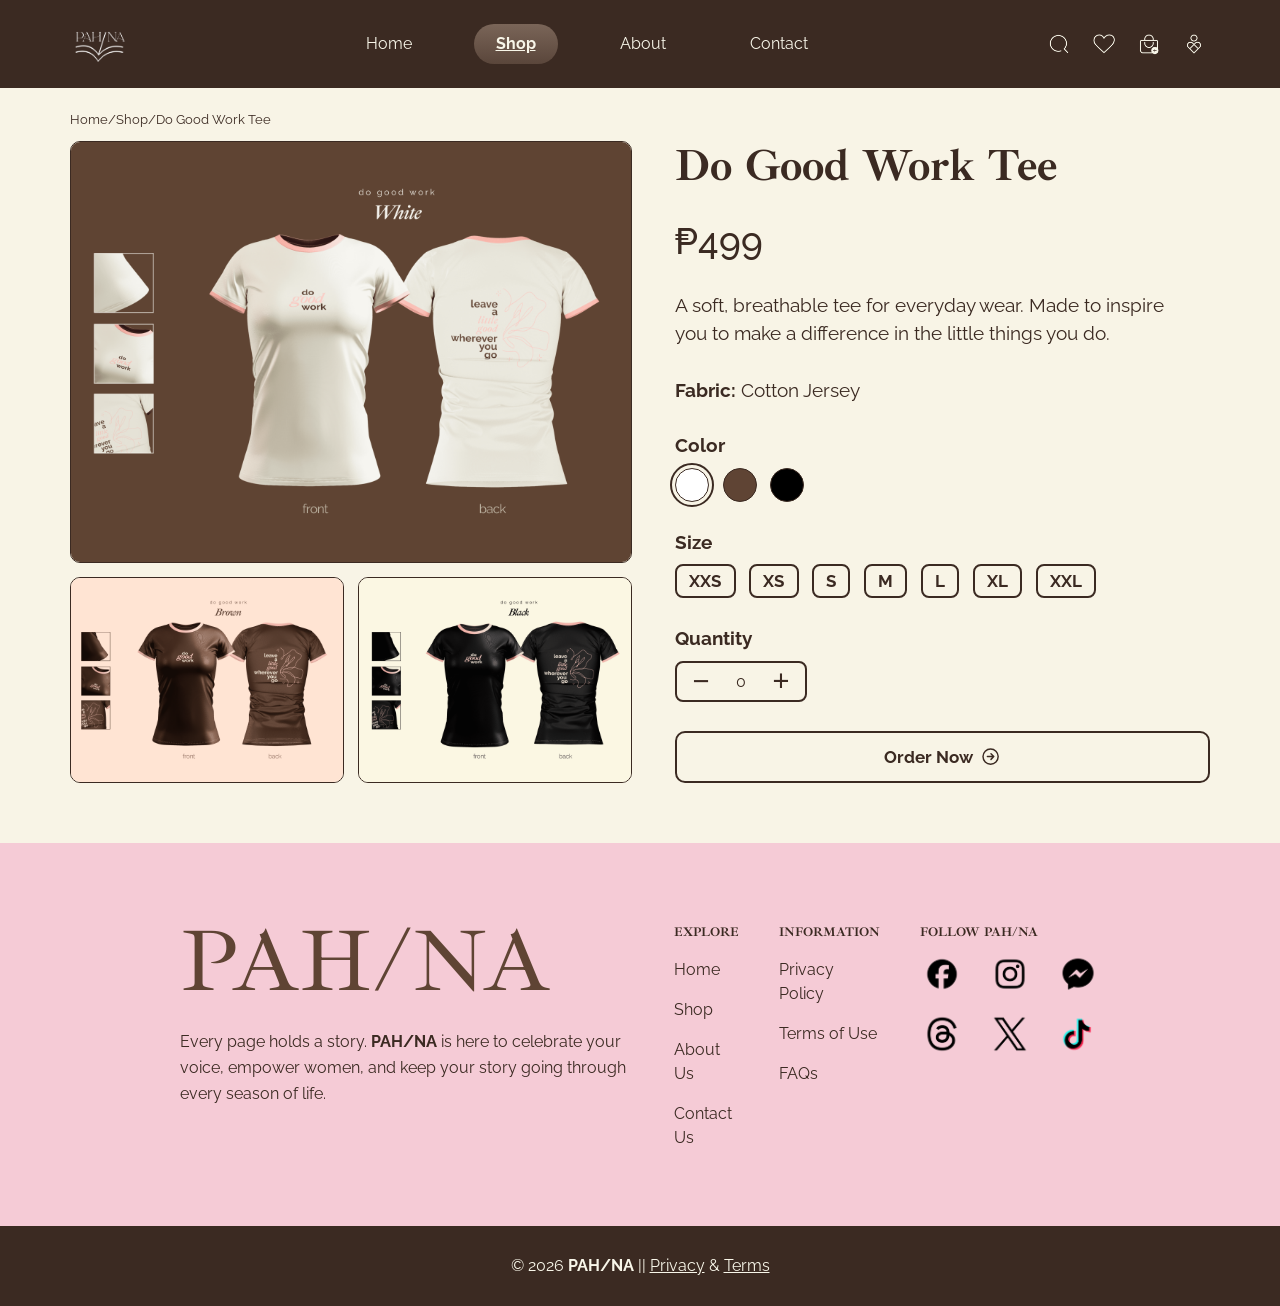
<file: third-product.html>
<!DOCTYPE html>
<html lang="en">
<head>
  <meta charset="UTF-8">
  <meta name="viewport" content="width=device-width, initial-scale=1">
  <title>Do Good Work Tee | PAH/NA</title>
  <link href="https://fonts.googleapis.com/css2?family=Ibarra+Real+Nova:wght@400;600;700&family=Raleway:wght@400;500;600;700&display=swap" rel="stylesheet">
  <link rel="stylesheet" href="css/product.css">
  <link rel="stylesheet" href="css/footer.css">
</head>
<body>

  <header class="site-header">
    <img class="logo" src="images/logo.png" alt="PAH/NA" width="131.25" height="50">

    <nav aria-label="Main">
      <ul class="nav-list">
        <li><a href="index.html">Home</a></li>
        <li><a href="index.html#shop" aria-current="page">Shop</a></li>
        <li><a href="index.html#about">About</a></li>
        <li><a href="contact.html">Contact</a></li>
      </ul>
    </nav>

    <div class="header-icons">
      <img src="images/search.png" alt="Search" width="32" height="32">
      <img src="images/fave.png" alt="Wishlist" width="32" height="32">
      <img src="images/basket.png" alt="Cart" width="32" height="32">
      <img src="images/profile.png" alt="Profile" width="32" height="32">
    </div>
  </header>

  <main class="content">
    <div class="product">

      <p class="path"><a href="index.html">Home</a>/<a href="index.html#shop.html">Shop</a>/Do Good Work Tee</p>

      <img class="main-pic" src="images/dgww.png" alt="White tee, front and back view" width="900">

      <div class="other-colors">
        <img src="images/dgwbr.png" alt="Brown tee, front and back view" width="440">
        <img src="images/dgwbl.png" alt="Black tee, front and back view" width="440">
      </div>

      <div class="right">
        <h1 id="product-name">Do Good Work Tee</h1>
        <p class="price">₱499</p>
        <p class="desc">A  soft, breathable tee for everyday wear. Made to inspire<br>you to make a difference in the little things you do.</p>
        <p class="fabric"><b>Fabric:</b> Cotton Jersey</p>

        <fieldset class="option">
          <legend>Color</legend>
          <div class="colors">
            <label><input type="radio" name="color" value="White" checked><span class="dot white"></span><span class="sr-only">White</span></label>
            <label><input type="radio" name="color" value="Brown"><span class="dot brown"></span><span class="sr-only">Brown</span></label>
            <label><input type="radio" name="color" value="Black"><span class="dot black"></span><span class="sr-only">Black</span></label>
          </div>
        </fieldset>

        <fieldset class="option">
          <legend>Size</legend>
          <div class="sizes">
            <label><input type="radio" name="size" value="XXS"><span>XXS</span></label>
            <label><input type="radio" name="size" value="XS"><span>XS</span></label>
            <label><input type="radio" name="size" value="S"><span>S</span></label>
            <label><input type="radio" name="size" value="M"><span>M</span></label>
            <label><input type="radio" name="size" value="L"><span>L</span></label>
            <label><input type="radio" name="size" value="XL"><span>XL</span></label>
            <label><input type="radio" name="size" value="XXL"><span>XXL</span></label>
          </div>
        </fieldset>

        <div class="option">
          <h3 id="qty-label">Quantity</h3>
          <div class="quantity" role="group" aria-labelledby="qty-label">
            <button type="button" aria-label="Decrease quantity">&minus;</button>
            <span id="count" aria-live="polite">0</span>
            <button type="button" aria-label="Increase quantity">+</button>
          </div>
        </div>

        <p id="status" role="status"></p>

        <div class="buttons wide">
          <button type="button" class="order">Order Now
            <svg viewBox="0 0 24 24" fill="none" stroke="currentColor" stroke-width="1.8" stroke-linecap="round" stroke-linejoin="round" aria-hidden="true"><circle cx="12" cy="12" r="9.5"/><path d="M8 12h8M12.5 8.5 16 12l-3.5 3.5"/></svg>
          </button>
        </div>
      </div>

    </div>
  </main>

  <footer class="product-footer">
    <div class="product-footer-main">
      <div class="product-footer-brand">
        <p class="product-footer-logo">PAH/NA</p>
        <p class="product-footer-text">Every page holds a story. <strong>PAH/NA</strong> is here to celebrate your voice, empower women, and keep your story going through every season of life.</p>
      </div>

      <div class="product-footer-column">
        <h4>EXPLORE</h4>
        <a href="index.html">Home</a>
        <a href="index.html#shop.html">Shop</a>
        <a href="about.html">About Us</a>
        <a href="contact.html">Contact Us</a>
      </div>

      <div class="product-footer-column">
        <h4>INFORMATION</h4>
        <a href="privacy.html">Privacy Policy</a>
        <a href="terms.html">Terms of Use</a>
        <a href="faqs.html">FAQs</a>
      </div>

      <div class="product-footer-column">
        <h4>FOLLOW PAH/NA</h4>
        <div class="product-socials">
          <img src="images/fb.png" alt="Facebook" width="32" height="32">
          <img src="images/ig.png" alt="Instagram" width="32" height="32">
          <img src="images/messenger.png" alt="Messenger" width="32" height="32">
          <img src="images/threads.png" alt="Threads" width="32" height="32">
          <img src="images/x.png" alt="X" width="32" height="32">
          <img src="images/tiktok.png" alt="TikTok" width="32" height="32">
        </div>
      </div>
    </div>
  </footer>

  <div class="product-copyright">
    <p>&copy; 2026 <strong>PAH/NA</strong> || <a href="privacy.html">Privacy</a> &amp; <a href="terms.html">Terms</a></p>
  </div>

  <script src="https://cdn.jsdelivr.net/npm/bootstrap@5.3.3/dist/js/bootstrap.bundle.min.js"></script>
  <script src="js/solo-product.js"></script>

</body>
</html>
</file>
<file: css/style.css>
/* ==== PAH/NA homepage style ==== */

/* === Colors and Fonts === */
:root {
  --brown: #5f4434;      /* primary color */
  --dark: #3b2a22;       /* darker shade of brown for navbar/footer bar */
  --pink: #ffbab3;       /* secondary: powder blush color */
  --light-pink: #f5cbd6; /* secondary: light pink color */
  --cream: #f8f6e9;

  --side-space: 50px; /* space on the sides */
  --inset: 30px; /* space inside the cards */

  --heading-font: "Ibarra Real Nova", serif; /* serif font for headings */
  --body-font: "Raleway", sans-serif; /* sans-serif font for body text */

  /* fixed heights (match the other pages) */
  --header-height: 77px;
  --footer-height: 282px;
  --copyright-height: 80px;
}

@media (max-width: 1000px) { /* tablet */
  :root { --side-space: 40px; --inset: 20px; }
}

@media (max-width: 650px) { /* mobile */
  :root { --side-space: 20px; --inset: 0px; }
}

/* === Reset === */
* { /* reset default browser styles */
  margin: 0;
  padding: 0;
  box-sizing: border-box;
}

body { /* set default font and background */
  font-family: var(--body-font);
  background-color: var(--cream);
  color: var(--dark);
  line-height: 1.5;
}

a { /* reset link styles */
  color: inherit;
  text-decoration: none;
}

h1, h2, h3 { /* headings use the heading font */
  font-family: var(--heading-font);
}

/* temporary look for image and icon placeholders */
.image-placeholder {
  display: flex;
  align-items: center;
  justify-content: center;
  text-align: center;
  padding: 10px;
  width: 100%;
  height: 100%;
  background-color: #9e9e9e;
  color: #e0e0e0;
  font-size: 0.9rem;
}

.icon-placeholder {
  display: inline-flex;
  align-items: center;
  justify-content: center;
  width: 32px;
  height: 32px;
  border: 1.5px solid currentColor;
  border-radius: 50%;
  font-size: 0.75rem;
}

/* === Nav === */
.home-navbar {
  display: flex;
  align-items: center;
  justify-content: space-between;
  height: var(--header-height); /* fixed header height */
  padding: 0 70px;
  background-color: var(--dark);
  color: var(--cream);
  line-height: 1.5;
}

.home-logo {
  display: block;
  font-family: var(--heading-font);
  font-size: 1.6rem;
  letter-spacing: 1px;
  margin: -10px 0; /* logo is 60px tall but only takes up 40px of header height (60 - 10 - 10) */
}

.home-logo img { /* the picture logo */
  display: block;
  height: 60px;   /* change this number to make the logo bigger or smaller */
  width: auto;    /* keeps the logo's proportions */
}

.logo-placeholder { /* empty box where the logo will go */
  display: block;
  width: 158px;
  height: 60px;
  border: 1.5px dashed var(--cream);
  border-radius: 6px;
}

.home-nav-links {
  display: flex;
  gap: 40px;
  font-size: 1rem;
}

.home-nav-links a {
  display: inline-block;
  padding: 8px 22px;
  border-radius: 30px;
}

.home-nav-links a.active {
  background: linear-gradient(#7a6558, #5a463b);
  font-weight: 700;
  text-decoration: underline;
}

.home-nav-links a:hover:not(.active) {
  color: var(--pink);
}

.header-icons { /* search, wishlist, cart, profile */
  display: flex;
  align-items: center;
  gap: 13px;
}

.header-icons img {
  width: 32px;
  height: 32px;
  object-fit: contain;
}

.home-menu-button {
  display: none; /* hidden on desktop */
  background: none;
  border: none;
  color: var(--cream);
  font-size: 1.8rem;
  cursor: pointer;
}

/* === Content Padding === */
.home-product-list,
.home-about-content,
.home-about-quote {
  padding-left: var(--inset);
  padding-right: var(--inset);
}

/* === Hero === */
.home-hero {
  padding: 60px var(--side-space) 30px;
}

.home-hero h1 { /* Keep Your Story Going */
  font-size: 8rem;
  line-height: 1;
  font-weight: 700;
  letter-spacing: -3px;
  color: var(--dark);
}

.pink-text {
  color: var(--pink);
  -webkit-text-stroke: 2px var(--dark);
  paint-order: stroke fill;
}

.home-hero-bottom {
  display: flex;
  align-items: center;
  justify-content: space-between;
  gap: 20px;
  margin-top: 20px;
}

.home-tagline { /* tagline under the hero heading */
  font-family: var(--heading-font);
  font-style: italic;
  font-size: 2rem;
}

.home-shop-button { /* "Shop Now" button */
  font-size: 2rem;
  font-weight: 700;
  padding: 7px 30px;
  border: 3px solid var(--dark);
  border-radius: 14px;
  box-shadow: 0 5px 0 var(--dark);
  white-space: nowrap;
  transition: transform 0.15s, box-shadow 0.15s;
}

.home-shop-button:hover { /* button press effect */
  transform: translateY(3px);
  box-shadow: 0 2px 0 var(--dark);
}

/* === Moving Brand Strip Text === */
.home-brand-strip {
  overflow: hidden;
  margin: 50px 0 80px;
  font-family: var(--heading-font);
  font-size: 1.8rem;
  font-weight: 600;
  white-space: nowrap;
}

.home-brand-track { /* the long row that moves */
  display: flex;
  width: max-content;        /* makes the row as long as all the text */
  animation: scroll-left 25s linear infinite;
}

.home-brand-group {
  display: flex;
}

.home-brand-group span { /* space between each PAH/NA */
  padding: 0 20px;
}

@keyframes scroll-left { /* moves the row to the left then starts over */
  from { transform: translateX(0); }
  to   { transform: translateX(-50%); }
}

.home-brand-strip:hover .home-brand-track { /* pauses when the mouse is on it */
  animation-play-state: paused;
}

@media (prefers-reduced-motion: reduce) { /* for people who turned off animations in their device settings */
  .home-brand-track {
    animation: none;
  }
}

/* === Gradient Background === */
.home-gradient-area {
  background: linear-gradient(
    to bottom,
    var(--cream) 0%,
    var(--pink) 25%,
    var(--brown) 45%,
    var(--dark) 60%
  );
}

/* === Collection === */
.home-collection { /* spacing around the collection section */
  padding: 0 var(--side-space) 150px;
}

.home-collection h2 { /* "Our Debut Collection" heading */
  font-style: italic;
  font-size: 3.4rem;
  margin-bottom: 20px;
}

.home-product-list { /* the row of product cards */
  display: flex;
  gap: 20px;
}

.home-product-card { /* each product card */
  flex: 1;
  padding: 25px 25px 30px;
  border: 2px solid var(--brown);
  border-radius: 30px;
  background-color: rgba(248, 246, 233, 0.35);
}

.home-product-image { /* the product images */
  position: relative;
  aspect-ratio: 13 / 9;   /* frame keeps the same shape (about 520x360 on desktop) at every screen size */
  border: 2px solid var(--brown);
  border-radius: 25px;
  overflow: hidden;
  background: linear-gradient(to bottom, var(--cream) 40%, var(--pink) 70%, var(--brown) 100%);
}

.home-product-image img { /* the shirt always fills its frame */
  display: block;
  width: 100%;
  height: 100%;
  object-fit: cover;      /* change to "contain" to see the whole picture with the gradient around it */
  object-position: center;
}

.home-product-image .image-placeholder { /* placeholder for product images */
  background: transparent;
  color: var(--brown);
}

.home-swatches { /* the color swatches on the bottom right of each product image */
  position: absolute;
  right: 12px;
  bottom: 12px;
  display: flex;
  gap: 4px;
}

.swatch {
  width: 40px;
  height: 40px;
  border: 2px solid var(--brown);
  border-radius: 50%;
  cursor: pointer;
}

.swatch-cream { background-color: var(--cream); }
.swatch-brown { background-color: var(--brown); }
.swatch-black { background-color: #000; }

.swatch.selected {
  outline: 3px solid var(--pink);
}

.home-product-info { /* the product name and price below each product image */
  display: flex;
  justify-content: space-between;
  align-items: center;
  margin: 18px 10px 14px;
}

.home-product-info h3 { /* product name */
  font-family: var(--body-font);
  font-size: 1.15rem;
  font-weight: 600;
}

.home-price { /* product price */
  font-size: 1rem;
}

.home-order-button { /* "Order Now" button */
  display: flex;
  align-items: center;
  justify-content: center;
  gap: 10px;
  padding: 8px;
  border: 2px solid var(--brown);
  border-radius: 6px;
  background: linear-gradient(to bottom, var(--cream), #c9b8a8);
  font-size: 1.25rem;
  font-weight: 600;
  transition: background 0.2s;
}

.home-order-button:hover { /* button press effect */
  background: linear-gradient(to bottom, var(--light-pink), var(--pink));
}

.arrow-circle { /* SUBJECT TO CHANGE: the arrow icon inside the "Order Now" button */
  display: inline-flex;
  align-items: center;
  justify-content: center;
  width: 26px;
  height: 26px;
  border: 1.5px solid var(--brown);
  border-radius: 50%;
  font-size: 0.9rem;
}

/* === About === */
.home-about {
  padding: 0 var(--side-space) 70px;
  color: var(--cream);
}

.home-about h2 { /* "About Us" heading */
  font-style: italic;
  font-size: 3.4rem;
  margin-bottom: 15px;
}

.home-about-content { /* the image and text */
  display: flex;
  align-items: center;
  gap: 50px;
}

.home-about-image { /* the image on the left */
  flex: 1;
}

.home-about-image img { /* the about us photo fills the box without stretching */
  width: 100%;
  height: auto;
}

.home-about-text { /* about us content */
  flex: 1;
  max-width: 540px;
}

.home-about-text h3 { /* store name heading */
  font-size: 4.5rem;
  line-height: 1.1;
  margin-bottom: 25px;
}

.home-about-text p { /* store description paragraph */
  margin-bottom: 25px;
  font-size: 1.05rem;
}

.home-about-quote { /* the quote at the bottom of the about section */
  font-size: 1.2rem;
  margin-top: 40px;
  text-align: right;
  font-style: italic;
}

/* === Footer (same as the other pages) === */
.product-footer { background: var(--light-pink); padding: 30px 90px; min-height: var(--footer-height); line-height: 1.5; }
.product-footer-main { display: flex; justify-content: space-between; gap: 40px; }
.product-footer-brand { max-width: 460px; }
.product-footer-logo { font-family: var(--heading-font); font-size: 5.5rem; line-height: 1.1; color: var(--brown); }
.product-footer-text { font-size: 0.85rem; margin-top: 25px; }
.product-footer-column { display: flex; flex-direction: column; gap: 4px; padding-top: 10px; }
.product-footer-column h4 { font-family: var(--heading-font); font-size: 0.8rem; line-height: 1.5; margin-bottom: 6px; }
.product-footer-column a { font-size: 0.8rem; }
.product-footer-column a:hover { color: var(--brown); text-decoration: underline; }
.product-socials { display: grid; grid-template-columns: repeat(3, 44px); gap: 16px 24px; }
.product-socials img { width: 44px; height: 44px; object-fit: contain; }

.product-copyright { /* dark bar at the very bottom */
  display: flex;
  align-items: center;
  justify-content: center;
  min-height: var(--copyright-height);
  padding: 0 20px;
  background: var(--dark);
  color: var(--cream);
  text-align: center;
  font-size: 0.9rem;
  line-height: 1.5;
}
.product-copyright a { color: var(--cream); text-decoration: underline; }

/* Bootstrap adds a bottom margin to every <p>; remove it so the heights stay fixed */
.product-footer p,
.product-copyright p { margin-bottom: 0; }

/* footer on tablet */
@media (max-width: 1000px) {
  .product-footer { padding: 30px 40px; }
  .product-footer-main { flex-wrap: wrap; }
}

/* footer on mobile */
@media (max-width: 800px) {
  .product-footer { padding: 30px 20px; }
  .product-footer-main { flex-direction: column; }
  .product-footer-logo { font-size: 3.5rem; }
}

/* navbar on mobile */
@media (max-width: 800px) {
  .home-navbar { height: auto; flex-wrap: wrap; padding: 20px; gap: 12px; }
  .home-menu-button { display: block; order: 2; margin-left: auto; }
  .header-icons { order: 1; }
  .home-nav-links {
    display: none;            /* hidden until the menu button is tapped */
    order: 3;
    width: 100%;
    flex-direction: column;
    align-items: center;
    gap: 8px;
  }
  .home-nav-links.open { display: flex; }
}
</file>
<file: css/contact.css>
/* ------------------------------------------------------------
   1. VARIABLES
   ------------------------------------------------------------ */
:root {
  --primary: #5F4434;       /* brand coffee, contrast 10.9:1 on white */
  --primary-dark: #271c16;  /* darker coffee for hover */
  --text: #5F4434;          /* main text, contrast 15.9:1 on white */
  --muted: #595959;         /* hints and small text, about 7:1 on white */
  --background: #F8F6E9;    /* light background color */
  --surface: #F8EDED;       /* light panel color */
  --border: #F5CBD6;        /* decorative borders only */
  --field-border: #8B6F5E;  /* form field borders, about 4.6:1 on white */
  --error: #B00020;         /* error text and borders, about 7:1 on white */
  --success: #1B5E20;       /* success text, about 7:1 on white */
  --radius: 0.5rem;

  /* navbar colors and spacing */
  --dark: #3b2a22;
  --cream: #F8F6E9;
  --pink: #ffbab3;
  --side-space: 50px;
}

@media (max-width: 1000px) {
  :root { --side-space: 40px; }
}

@media (max-width: 650px) {
  :root { --side-space: 20px; }
}


/* ------------------------------------------------------------
   2. RESET AND BASE
   ------------------------------------------------------------ */

*,
*::before,
*::after {
  box-sizing: border-box;
}

body {
  margin: 0;
  display: flex;
  flex-direction: column;
  min-height: 100vh;
  font-family: "Raleway", sans-serif;
  font-size: 1rem;
  line-height: 1.6;
  color: var(--text);
  background: var(--background);
}

/* Heading and paragraph styles are limited to the main content,
   so the navbar and footer keep their own. */
main h1,
main h2 {
  font-family: "Ibarra Real Nova", serif;
  line-height: 1.25;
  margin: 0 0 0.75rem;
}

main h1 { font-size: clamp(1.75rem, 4vw, 2.5rem); }
main h2 { font-size: 1.375rem; }

main p { margin: 0 0 1rem; }

/* Links: keep the underline so they do not rely on color alone. */
main a {
  color: var(--primary);
  text-decoration: underline;
}
main a:hover {
  color: var(--primary-dark);
}

/* Focus style */
main a:focus-visible,
main button:focus-visible,
main input:focus-visible,
main select:focus-visible,
main textarea:focus-visible {
  outline: 3px solid var(--primary);
  outline-offset: 2px;
}


/* ------------------------------------------------------------
   3. HEADER AND NAVIGATION
   The brown button = the link marked aria-current="page".
   ------------------------------------------------------------ */
.site-header,
.site-header * {
  box-sizing: border-box;
}

.site-header {
  position: relative;
  display: flex;
  align-items: center;
  justify-content: space-between;
  flex-shrink: 0;
  height: 77px;
  min-height: 77px;
  max-height: 77px;
  padding: 0 70px;
  line-height: 1.5;
  background-color: var(--dark);
  color: var(--cream);
  font-family: "Raleway", sans-serif;
}

.site-header a {
  color: inherit;
  text-decoration: none;
}

.site-logo {
  display: block;
  margin: -10px 0;
}

.site-logo img {
  display: block;
  height: 60px;
  width: auto;
}

.site-header nav {
  grid-area: auto;
  justify-self: auto;
}

.nav-list {
  display: flex;
  gap: 40px;
  list-style: none;
  margin: 0;
  padding: 0;
  font-size: 1rem;
}

.nav-list a {
  display: block;
  padding: 8px 22px;
  border-radius: 30px;
}

/* the brown button: the link for the page you are on */
.nav-list a[aria-current="page"] {
  background: linear-gradient(#7a6558, #5a463b);
  font-weight: 700;
  text-decoration: underline;
}

.nav-list a:hover:not([aria-current="page"]) {
  color: var(--pink);
}

.header-icons {
  display: flex;
  align-items: center;
  gap: 13px;
}

.header-icons img {
  width: 32px;
  height: 32px;
  object-fit: contain;
}

/* mobile menu toggle (CSS only, no JavaScript) */
.nav-toggle {
  position: absolute;
  opacity: 0;
  pointer-events: none;
}

.menu-button {
  display: none;
  color: var(--cream);
  font-size: 1.8rem;
  cursor: pointer;
}

.nav-toggle:focus-visible + .menu-button {
  outline: 3px solid var(--pink);
  outline-offset: 4px;
}

/* navbar on tablet */
@media (max-width: 1000px) {
  .site-header { padding: 0 var(--side-space); }
  .nav-list { gap: 16px; }
}

/* navbar on mobile */
@media (max-width: 800px) {
  .menu-button { display: block; }

  #navLinks {
    display: none;
    position: absolute;
    top: 100%;
    left: 0;
    right: 0;
    padding: 16px var(--side-space);
    background-color: var(--dark);
    z-index: 10;
  }

  .nav-toggle:checked ~ #navLinks { display: block; }

  .nav-list {
    flex-direction: column;
    gap: 6px;
  }
}


/* ------------------------------------------------------------
   4. MAIN CONTENT
   ------------------------------------------------------------ */
main {
  flex: 1;
  width: 100%;
  max-width: 64rem;
  margin: 0 auto;
  padding: 1.5rem 1rem;
}

.contact-intro {
  max-width: 48rem;
  margin-bottom: 2rem;
}

.intro {
  color: var(--muted);
}

/* Phones: form first, contact details below, with space between. */
.page-layout {
  display: flex;
  flex-direction: column;
  gap: 2rem;
}


/* ------------------------------------------------------------
   5. THE FORM
   ------------------------------------------------------------ */
.form-group {
  margin-bottom: 1.25rem;
}

.contact-form label {
  display: block;
  margin-bottom: 0.25rem;
  font-weight: bold;
}

.required {
  font-weight: normal;
  color: var(--muted);
}

.hint {
  margin-bottom: 0.5rem;
  font-size: 0.9rem;
  color: var(--muted);
}

.contact-form input,
.contact-form select,
.contact-form textarea {
  display: block;
  width: 100%;
  min-height: 3rem;
  padding: 0.75rem;
  font: inherit;
  font-size: 1rem;
  color: var(--text);
  background: #FFFFFF;
  border: 2px solid var(--field-border);
  border-radius: var(--radius);
}

.contact-form textarea {
  min-height: 9rem;
  resize: vertical;
}

.contact-form ::placeholder {
  color: #6B6B6B;
  opacity: 1;
}

.contact-form input:focus,
.contact-form select:focus,
.contact-form textarea:focus {
  border-color: var(--primary);
}

.contact-form input:user-invalid,
.contact-form select:user-invalid,
.contact-form textarea:user-invalid {
  border-color: var(--error);
}

#form-status {
  min-height: 1.6em;
  margin: 1rem 0 0;
  font-size: 1rem;
  font-weight: 600;
  color: var(--muted);
}
#form-status.error   { color: var(--error); }
#form-status.success { color: var(--success); }


/* ------------------------------------------------------------
   6. BUTTON
   ------------------------------------------------------------ */
.button {
  display: inline-block;
  width: 100%;
  min-height: 2.75rem;
  padding: 0.75rem 1.5rem;
  font: inherit;
  font-weight: bold;
  color: #FFFFFF;
  background: var(--primary);
  border: 2px solid var(--primary);
  border-radius: var(--radius);
  cursor: pointer;
  transition: background 0.2s, border-color 0.2s;
}

.button:hover {
  background: var(--primary-dark);
  border-color: var(--primary-dark);
}


/* ------------------------------------------------------------
   7. CONTACT DETAILS (ASIDE)
   ------------------------------------------------------------ */
.contact-info {
  padding: 1.25rem 1.5rem;
  background: var(--surface);
  border: 1px solid var(--border);
  border-radius: var(--radius);
}

.contact-info p { margin: 0; }

.spaced { margin-top: 1rem; }

address {
  font-style: normal;
}


/* ------------------------------------------------------------
   8. FOOTER
   Moved to css/footer.css so every page shares one footer.
   ------------------------------------------------------------ */


/* ------------------------------------------------------------
   9. LARGER SCREENS
   ------------------------------------------------------------ */
@media (min-width: 48em) {

  main {
    padding: 2rem;
  }

  .page-layout {
    flex-direction: row;
    align-items: flex-start;
  }

  .contact-form {
    flex: 2;
  }

  .contact-info {
    flex: 1;
  }

  .button {
    width: auto;
  }
}


/* ------------------------------------------------------------
   10. REDUCED MOTION
   ------------------------------------------------------------ */
@media (prefers-reduced-motion: reduce) {
  * {
    transition: none !important;
    animation: none !important;
  }
}
</file>
<file: css/footer.css>
/* === SHARED FOOTER === */
.product-footer,
.product-footer * { box-sizing: border-box; }

.product-footer {
  background: #f5cbd6;
  color: #3b2a22;
  font-family: "Raleway", sans-serif;
  font-size: 16px;
  font-weight: 400;
  line-height: 1.5;
  text-align: left;
}

.product-footer-main {
  display: flex;
  justify-content: space-between;
  align-items: flex-start;
  gap: 40px;
  max-width: 1700px;
  margin: 0 auto;
  padding: 40px 90px;
}

.product-footer-brand { max-width: 460px; }

.product-footer-logo {
  font-family: "Ibarra Real Nova", serif;
  font-size: 5.5rem;
  font-weight: 400;
  line-height: 1.1;
  color: #5f4434;
  margin: 0;
}

.product-footer-text {
  font-size: 1rem;
  line-height: 1.6;
  margin: 20px 0 0;
  color: #3b2a22;
}

.product-footer-column {
  display: flex;
  flex-direction: column;
  gap: 4px;
  padding-top: 10px;
}

.product-footer-column h2 {
  font-family: "Ibarra Real Nova", serif;
  font-size: 1rem;
  font-weight: 600;
  line-height: 1.5;
  letter-spacing: 0.08em;
  margin: 0 0 8px;
  color: #5f4434;
}

.product-footer-column a {
  display: inline-block;
  padding: 6px 0;
  font-size: 1rem;
  font-weight: 400;
  color: #3b2a22;
  text-decoration: none;
}
.product-footer-column a:hover { color: #5f4434; text-decoration: underline; }

.product-socials { display: grid; grid-template-columns: repeat(3, 44px); gap: 16px 24px; }
.product-socials img { display: block; width: 44px; height: 44px; max-width: none; object-fit: contain; }

.product-copyright {
  background: #3b2a22;
  color: #f8f6e9;
  text-align: center;
  padding: 28px 20px;
  font-family: "Raleway", sans-serif;
  font-size: 1rem;
  font-weight: 400;
  line-height: 1.5;
}
.product-copyright p { margin: 0; font-size: 1rem; }
.product-copyright a { color: #f8f6e9; font-weight: 400; text-decoration: underline; }
.product-copyright a:hover { color: #f5cbd6; }

/* visible keyboard focus: dark outline on the pink footer, cream outline on the dark copyright bar */
.product-footer a:focus-visible { outline: 3px solid #3b2a22; outline-offset: 2px; box-shadow: none; }
.product-copyright a:focus-visible { outline: 3px solid #f8f6e9; outline-offset: 2px; box-shadow: none; }

/* footer on tablet */
@media (max-width: 1000px) {
  .product-footer-main { padding: 36px 40px; flex-wrap: wrap; }
  .product-footer-brand { flex-basis: 100%; max-width: none; }
}

/* footer on mobile */
@media (max-width: 800px) {
  .product-footer-main { flex-direction: column; gap: 24px; padding: 30px 20px; }
  .product-footer-logo { font-size: 3.5rem; }
  .product-socials { grid-template-columns: repeat(auto-fit, 44px); gap: 12px; }
}
</file>
<file: css/product.css>
:root {
  --brown: #5f4434;
  --dark: #3b2a22;
  --light-pink: #f5cbd6;
  --pink: #ffbab3; /* powder blush, same as the home page (used for nav hover) */
  --cream: #f8f6e9;
  --heading-font: "Ibarra Real Nova", serif;
  --header: #3b2a22;
  --accent: #3b2a22;
  --accent-dark: #271c16;
  --page: #f8f4e6;
  --primary: #5F4434;
  --primary-dark: #271c16;
  --muted: #595959;
  --surface: #F8EDED;
  --error: #B00020;
  --radius: 0.5rem;
  --inset: 70px;
}

.theme-rose { --accent: #b83b5e; --accent-dark: #8f2c47; --page: #fdf1ee; }

* { margin: 0; padding: 0; box-sizing: border-box; }

body { background: var(--page); color: var(--dark); font-family: "Raleway", sans-serif; min-height: 100vh; display: flex; flex-direction: column; }
main { flex: 1; width: 100%; }
a { color: var(--dark); text-decoration: none; }
img { max-width: 100%; height: auto; }

input[type="radio"] { position: absolute; opacity: 0; width: 1px; height: 1px; pointer-events: none; }
.sr-only { position: absolute; width: 1px; height: 1px; overflow: hidden; clip: rect(0 0 0 0); white-space: nowrap; }

:focus-visible { outline: 3px solid var(--dark); outline-offset: 2px; }

/* ===== HEADER / NAV (same look as the home page, 88px tall) ===== */
.site-header {
  display: flex;
  align-items: center;
  justify-content: space-between;
  padding: 24px var(--inset);
  background-color: var(--dark);
  color: var(--cream);
  line-height: 1.5; /* matches the home page so the nav pill is the same size */
}
.site-header a { color: var(--cream); }
.site-header :focus-visible { outline-color: var(--cream); }

.logo { display: block; height: 60px; width: auto; margin: -10px 0; }

.nav-list {
  display: flex;
  gap: 40px;
  list-style: none;
  font-size: 1rem;
}
.nav-list a {
  display: inline-block;
  padding: 8px 22px;
  border-radius: 30px;
  font-weight: 400;
}
.nav-list a[aria-current="page"] {
  background: linear-gradient(#7a6558, #5a463b);
  font-weight: 700;
  text-decoration: underline;
}
.nav-list a:hover:not([aria-current="page"]) { color: var(--pink); }

.header-icons { display: flex; align-items: center; gap: 13px; }
.header-icons img { width: 32px; height: 32px; object-fit: contain; }

/* ===== PRODUCT PAGE ===== */
.content { padding: 24px var(--inset) 60px; }

/* left: pictures | right: info (cqw makes the text follow the width of this area) */
.product {
  container-type: inline-size;
  display: grid;
  grid-template-columns: 1.05fr 1fr;
  grid-template-areas: "path path" "pic info" "more info";
  gap: 14px clamp(28px, 3.4vw, 70px);
  max-width: 1700px;
  margin: 0 auto;
}
.path { grid-area: path; font-size: clamp(13px, 1vw, 18px); }
.path a:hover { text-decoration: underline; }

.main-pic { grid-area: pic; align-self: start; display: block; width: 100%; }
.main-pic, .other-colors img { border: 1px solid var(--dark); border-radius: 10px; }
.other-colors { grid-area: more; display: flex; gap: 14px; }
.other-colors img { width: calc(50% - 7px); }

/* INFORMATION */
.right { grid-area: info; display: flex; flex-direction: column; justify-content: space-between; gap: 0.5em; font-size: clamp(14px, 1.7cqw, 34px); }
.right h1 { font-family: var(--heading-font); font-size: 2.3em; font-weight: 700; line-height: 1.1; }
.right .price { font-family: "Raleway", sans-serif; font-size: 1.9em; font-weight: 500; line-height: 1.2; }
.right .desc { line-height: 1.45; }
.right .fabric { line-height: 1.45; }

/* Color / Size / Quantity */
.option { border: none; min-width: 0; }
.option legend, .option h3 { font-size: 1em; font-weight: 700; padding: 0; margin-bottom: 0.55em; }
.colors, .sizes { display: flex; flex-wrap: wrap; gap: 0.7em; }
.colors label, .sizes label { position: relative; display: block; }

.dot { display: block; width: 1.75em; height: 1.75em; border: 1px solid var(--dark); border-radius: 50%; cursor: pointer; }
.white { background: #fff; }
.brown { background: var(--brown); }
.black { background: #000; }
.colors input:checked + .dot { outline: 2px solid var(--accent); outline-offset: 3px; }
.colors input:focus-visible + .dot, .sizes input:focus-visible + span { outline: 3px solid var(--dark); outline-offset: 3px; }

.sizes span { display: block; padding: 0.28em 0.7em; font-size: 0.9em; font-weight: 700; border: 2px solid var(--dark); border-radius: 8px; cursor: pointer; }
.sizes span:hover { background: rgba(59, 42, 34, 0.08); }
.sizes input:checked + span { background: var(--accent); border-color: var(--accent); color: #fff; }

.quantity { display: flex; justify-content: space-between; align-items: center; width: 6.8em; padding: 0.2em 0.8em; border: 2px solid var(--dark); border-radius: 8px; }
.quantity button { background: none; border: none; color: var(--dark); font-size: 1.5em; line-height: 1; cursor: pointer; }
.quantity span { font-size: 0.8em; }

#status { font-size: 0.85em; font-weight: 600; }
#status:empty { display: none; }

/* buttons share the whole width */
.buttons { display: flex; gap: 1.4em; }
.buttons button { flex: 1; display: inline-flex; align-items: center; justify-content: center; gap: 8px; padding: 0.8em 0; font: inherit; font-size: 0.9em; font-weight: 700; border: 2px solid var(--accent); border-radius: 10px; cursor: pointer; }
.buttons svg { width: 1.1em; height: 1.1em; }
.order { background: transparent; color: var(--accent); }
.order:hover { background: rgba(59, 42, 34, 0.08); }

/* ===== CONTACT PAGE ===== */
.contact-page { background: var(--cream); color: var(--brown); line-height: 1.6; }
.contact-page main { max-width: 64rem; margin: 0 auto; padding: 24px 16px; }
.contact-page main h1, .contact-page main h2 { font-family: var(--heading-font); line-height: 1.25; margin-bottom: 12px; }
.contact-page main h1 { font-size: 2rem; }
.contact-page main h2 { font-size: 1.375rem; }
.contact-page main p { margin-bottom: 16px; }
.contact-page main a { color: var(--primary); text-decoration: underline; }
.contact-page main a:hover { color: var(--primary-dark); }

.intro, .required, .hint { color: var(--muted); }
.required { font-weight: normal; }
.hint { font-size: 0.9rem; }

.page-layout { display: flex; flex-direction: column; gap: 32px; }
.form-group { margin-bottom: 20px; }
.contact-form label { display: block; margin-bottom: 4px; font-weight: bold; }
.contact-form input, .contact-form select, .contact-form textarea { display: block; width: 100%; padding: 12px; font: inherit; color: var(--brown); background: #fff; border: 2px solid var(--light-pink); border-radius: var(--radius); }
.contact-form textarea { resize: vertical; }
.contact-form :user-invalid { border-color: var(--error); }

.button { display: inline-block; padding: 12px 24px; font: inherit; font-weight: bold; color: #fff; background: var(--primary); border: 2px solid var(--primary); border-radius: var(--radius); cursor: pointer; }
.button:hover { background: var(--primary-dark); border-color: var(--primary-dark); }

.contact-info { padding: 16px 20px; background: var(--surface); border-radius: var(--radius); }
.spaced { margin-top: 16px; }
address { font-style: normal; }

/* ===== FOOTER (same look as the home page) ===== */
.product-footer { background: var(--light-pink); padding: 30px 90px; line-height: 1.5; }
.product-footer-main { display: flex; justify-content: space-between; gap: 40px; }
.product-footer-brand { max-width: 460px; }
.product-footer-logo { font-family: var(--heading-font); font-size: 5.5rem; line-height: 1.1; color: var(--brown); }
.product-footer-text { font-size: 0.85rem; margin-top: 25px; }
.product-footer-column { display: flex; flex-direction: column; gap: 4px; padding-top: 10px; }
.product-footer-column h4 { font-family: var(--heading-font); font-size: 0.8rem; margin-bottom: 6px; }
.product-footer-column a { font-size: 0.8rem; }
.product-footer-column a:hover { color: var(--brown); text-decoration: underline; }
.product-socials { display: grid; grid-template-columns: repeat(3, 44px); gap: 16px 24px; }
.product-socials img { width: 44px; height: 44px; object-fit: contain; }
.product-copyright { background: var(--header); color: var(--cream); text-align: center; padding: 35px 20px; font-size: 0.9rem; line-height: 1.5; }
.product-copyright a { color: var(--cream); text-decoration: underline; }

/* ===== BIGGER SCREENS ===== */
@media (min-width: 768px) {
  .contact-page main { padding: 32px; }
  .page-layout { flex-direction: row; align-items: flex-start; }
  .contact-form { flex: 2; }
  .contact-info { flex: 1; }
}

/* ===== TABLET ===== */
@media (max-width: 1000px) {
  .product-footer { padding: 30px 40px; }
  .product-footer-main { flex-wrap: wrap; }
}

/* ===== SMALLER SCREENS ===== */
@media (max-width: 800px) {
  :root { --inset: 20px; }

  .site-header { flex-wrap: wrap; gap: 12px; padding: 20px var(--inset); }
  .site-header nav { order: 3; width: 100%; }
  .nav-list { justify-content: center; flex-wrap: wrap; gap: 8px 12px; }

  /* everything stacks in one column on phones */
  .product { grid-template-columns: 1fr; grid-template-areas: "path" "pic" "more" "info"; }
  .right { gap: 0.9em; font-size: clamp(16px, 4.2vw, 22px); }
  .product-footer-main { flex-direction: column; }
  .content { padding-bottom: 50px; }
  .product-footer { padding: 30px 20px; }
  .product-footer-logo { font-size: 3.5rem; }
}
</file>
<file: css/privacy.css>
/* ========================================
   PAH/NA - PRIVACY POLICY & TERMS OF USE
   (the navbar styles are in css/navbar.css)
   ======================================== */


/* 1. GLOBAL RESET */

* {
    margin: 0;
    padding: 0;
    box-sizing: border-box;
}

html {
    height: 100%;
    scroll-behavior: smooth;
}

body {
    min-height: 100vh;
    min-height: 100dvh;
    width: 100%;
    margin: 0;
    padding: 0;
    font-family: var(--body-font);
    background-color: var(--cream);
    color: #000000;
    font-size: 16px;
    line-height: 1.6;
}

h1, h2 {
    font-family: var(--heading-font);
    line-height: 1.25;
}

p {
    margin: 0 0 10px;
}

input, textarea, button, select {
    font-family: var(--body-font);
}

a {
    color: inherit;
    text-decoration: none;
}

/* ========================================
   2. COLOR VARIABLES, FONTS & SPACING
   ======================================== */

:root {
    /* BRAND COLORS */
    --brown: #5f4434;
    --dark: #3b2a22;
    --primary: #5f4434;
    --primary-dark: #3b2a22;
    --secondary: #271c16;
    --pink: #ffbab3;
    --light-pink: #f5cbd6;
    --cream: #f8f6e9;
    --white: #ffffff;
    --border: #000000;

    /* FONT VARIABLES */
    --heading-font: "Ibarra Real Nova", serif;
    --body-font: "Raleway", sans-serif;

    /* SPACING VARIABLES */
    --side-space: 50px;
    --inset: 30px;
}

/* TABLET SPACING */
@media (max-width: 1000px) {
    :root {
        --side-space: 40px;
        --inset: 20px;
    }
}

/* MOBILE SPACING */
@media (max-width: 650px) {
    :root {
        --side-space: 20px;
        --inset: 0px;
    }
}

/* ========================================
   5. MAIN BACKGROUND
   ======================================== */
main {
    width: 100%;
    min-height: 100vh;
    background-color: var(--cream);
    padding-bottom: 40px;
}

/* ========================================
   6. PAGE TITLE / INTRODUCTION
   ======================================== */
.privacy-header,
.terms-header {
    width: 75%;
    max-width: 900px;
    margin: 0 auto;
    padding: 10px var(--inset) 0;
    text-align: center;
}

/* MAIN TITLE */
.privacy-header h1,
.terms-header h1 {
    font-family: var(--heading-font);
    font-size: 28px;
    font-weight: 700;
    letter-spacing: 0;
    line-height: 1.3;
    color: #000000;
    margin-top: 25px;
    margin-bottom: 20px;
}

/* INTRODUCTION */
.intro {
    font-family: var(--body-font);
    font-size: 16px;
    font-weight: 400;
    line-height: 1.7;
    color: #000000;
    text-align: justify;
    margin-bottom: 28px;
}

/* ========================================
   7. POLICY & TERMS CONTENT
   ======================================== */
.privacy-content,
.terms-content {
    width: 75%;
    max-width: 1000px;
    margin: 0 auto;
    padding: 0 var(--inset);
}

/* CONTENT SECTIONS */
.privacy-content section,
.terms-content section {
    padding: 0;
    margin-bottom: 40px;
    border: none;
}

/* SECTION HEADING */
.privacy-content h2,
.terms-content h2 {
    font-family: var(--heading-font);
    font-size: 20px;
    font-weight: 700;
    line-height: 1.4;
    letter-spacing: 0;
    color: #000000;
    margin-bottom: 12px;
    text-align: justify;
}

/* PARAGRAPHS */
.privacy-content p,
.terms-content p {
    font-family: var(--body-font);
    font-size: 16px;
    line-height: 1.65;
    color: #000000;
    margin-bottom: 14px;
    text-align: justify;
}

.privacy-content ul,
.terms-content ul {
    padding-left: 45px;
    margin: 12px 0 18px;
}

.privacy-content li,
.terms-content li {
    font-family: var(--body-font);
    font-size: 16px;
    line-height: 1.6;
    color: #000000;
    margin-bottom: 5px;
    padding-left: 5px;
    text-align: justify;
}


/* ========================================
   8. AGREEMENT SECTION
   ======================================== */
.agreement-section {
    max-width: 1000px;
    width: 75%;
    margin: 40px auto;
    padding: 25px;
    background-color: var(--white);
    border: 2px solid var(--primary-dark);
    border-radius: 5px;
    text-align: center;
}

.agreement-section h2 {
    font-family: var(--heading-font);
    font-size: 22px;
    margin-bottom: 12px;
}

.agreement-section p {
    font-family: var(--body-font);
    font-size: 16px;
    line-height: 1.6;
}

.agreement-buttons {
    display: flex;
    justify-content: center;
    gap: 15px;
    margin: 20px 0;
}

.agree-btn,
.disagree-btn {
    min-width: 110px;
    min-height: 44px;
    padding: 12px 25px;
    border: 1px solid var(--primary-dark);
    border-radius: 4px;
    cursor: pointer;
    font-family: var(--body-font);
    font-size: 15px;
    font-weight: 600;
}

.agree-btn {
    background-color: var(--primary-dark);
    color: var(--white);
}

.disagree-btn {
    background-color: transparent;
    color: var(--primary-dark);
}

.agree-btn:hover {
    background-color: var(--primary);
}

.disagree-btn:hover {
    background-color: var(--light-pink);
}

#privacyMessage,
#termsMessage {
    font-weight: 600;
    margin-top: 10px;
    line-height: 1.6;
}

/* ========================================
   11. KEYBOARD ACCESSIBILITY
   ======================================== */
a:focus-visible,
button:focus-visible,
input:focus-visible,
select:focus-visible,
textarea:focus-visible {
    outline: 3px solid var(--primary);
    outline-offset: 4px;
}

/* ========================================
   12. TABLET RESPONSIVENESS
   ======================================== */
@media (max-width: 900px) {

    .privacy-header,
    .terms-header,
    .privacy-content,
    .terms-content {
        width: 85%;
    }

}

/* ========================================
   13. MOBILE RESPONSIVENESS
   ======================================== */
@media (max-width: 650px) {

    .privacy-header,
    .terms-header,
    .privacy-content,
    .terms-content {
        display: flex;
        flex-direction: column;
        width: 100%;
    }

    .privacy-header,
    .terms-header {
        padding-top: 25px;
    }

    .privacy-header h1,
    .terms-header h1 {
        font-size: 24px;
        margin-top: 15px;
        margin-bottom: 15px;
    }

    .intro,
    .privacy-content p,
    .terms-content p,
    .privacy-content li,
    .terms-content li {
        font-size: 16px;
        line-height: 1.6;
    }

    .privacy-content h2,
    .terms-content h2 {
        font-size: 18px;
        margin-bottom: 8px;
    }

    .privacy-content section,
    .terms-content section {
        margin-bottom: 25px;
    }

    .agreement-section {
        width: 88%;
        padding: 20px;
    }

    .agreement-buttons {
        flex-wrap: wrap;
    }
}

/* ========================================
   14. REDUCED MOTION ACCESSIBILITY
   ======================================== */
@media (prefers-reduced-motion: reduce) {
    html {
        scroll-behavior: auto;
    }

    *,
    *::before,
    *::after {
        transition: none !important;
        animation: none !important;
    }
}
</file>
<file: css/navbar.css>
/* ========================================
   PAH/NA - NAVBAR
   ======================================== */

.site-header {
  position: relative;
  display: flex;
  align-items: center;
  justify-content: space-between;
  height: 77px;
  min-height: 77px;
  max-height: 77px;
  padding: 0 70px;
  line-height: 1.5;
  background-color: var(--dark, #3b2a22);
  color: var(--cream, #f8f6e9);
}

.site-header nav {
  grid-area: auto;
  justify-self: auto;
}

.site-logo {
  display: block;
  margin: -10px 0;
}

.site-logo img {
  display: block;
  height: 60px;
  width: auto;
}

.nav-list {
  display: flex;
  gap: 40px;
  list-style: none;
  margin: 0;
  padding: 0;
  font-size: 1rem;
}

.nav-list a {
  display: block;
  padding: 8px 22px;
  border-radius: 30px;
}

.nav-list a:hover {
  color: var(--pink, #ffbab3);
}

.header-icons {
  display: flex;
  align-items: center;
  gap: 13px;
}

.header-icons img {
  width: 32px;
  height: 32px;
  object-fit: contain;
}

.menu-button {
  display: none;
  background: none;
  border: none;
  color: var(--cream, #f8f6e9);
  font-size: 1.8rem;
  cursor: pointer;
}

/* tablet */
@media (max-width: 1000px) {
  .site-header { padding: 0 var(--side-space, 40px); }
  .nav-list { gap: 16px; }
}

/* mobile */
@media (max-width: 800px) {
  .menu-button { display: block; }

  #navLinks {
    display: none;
    position: absolute;
    top: 100%;
    left: 0;
    right: 0;
    padding: 16px var(--side-space, 20px);
    background-color: var(--dark, #3b2a22);
    z-index: 10;
  }

  #navLinks.open { display: block; }

  .nav-list {
    flex-direction: column;
    gap: 6px;
  }
}
</file>
<file: css/terms.css>
/* ========================================
   3. NAVBAR
   ======================================== */

.site-header {
    position: relative;
    display: flex;
    align-items: center;
    justify-content: space-between;
    height: 77px;
    min-height: 77px;
    max-height: 77px;
    padding: 0 70px;
    line-height: 1.5;
    background: var(--dark);
    color: var(--cream);
}

.site-header nav {
    grid-area: auto;
    justify-self: auto;
}

.site-logo {
    display: block;
    margin: -10px 0;
}

.site-logo img {
    display: block;
    height: 60px;
    width: auto;
}

.nav-list {
    display: flex;
    gap: 40px;
    list-style: none;
    margin: 0;
    padding: 0;
    font-size: 1rem;
}

.nav-list a {
    display: block;
    padding: 8px 22px;
    border-radius: 30px;
}

.nav-list a:hover {
    color: var(--pink);
}

.header-icons {
    display: flex;
    align-items: center;
    gap: 13px;
}

.header-icons img {
    width: 32px;
    height: 32px;
    object-fit: contain;
}

.menu-button {
    display: none;
    background: none;
    border: none;
    color: var(--cream);
    font-size: 1.8rem;
    cursor: pointer;
}

@media (max-width: 1000px) {
    .site-header { padding: 0 var(--side-space); }
    .nav-list { gap: 16px; }
}

@media (max-width: 800px) {
    .menu-button { display: block; }

    #navLinks {
        display: none;
        position: absolute;
        top: 100%;
        left: 0;
        right: 0;
        padding: 16px var(--side-space);
        background-color: var(--dark);
        z-index: 10;
    }

    #navLinks.open { display: block; }

    .nav-list {
        flex-direction: column;
        gap: 6px;
    }
}
</file>
